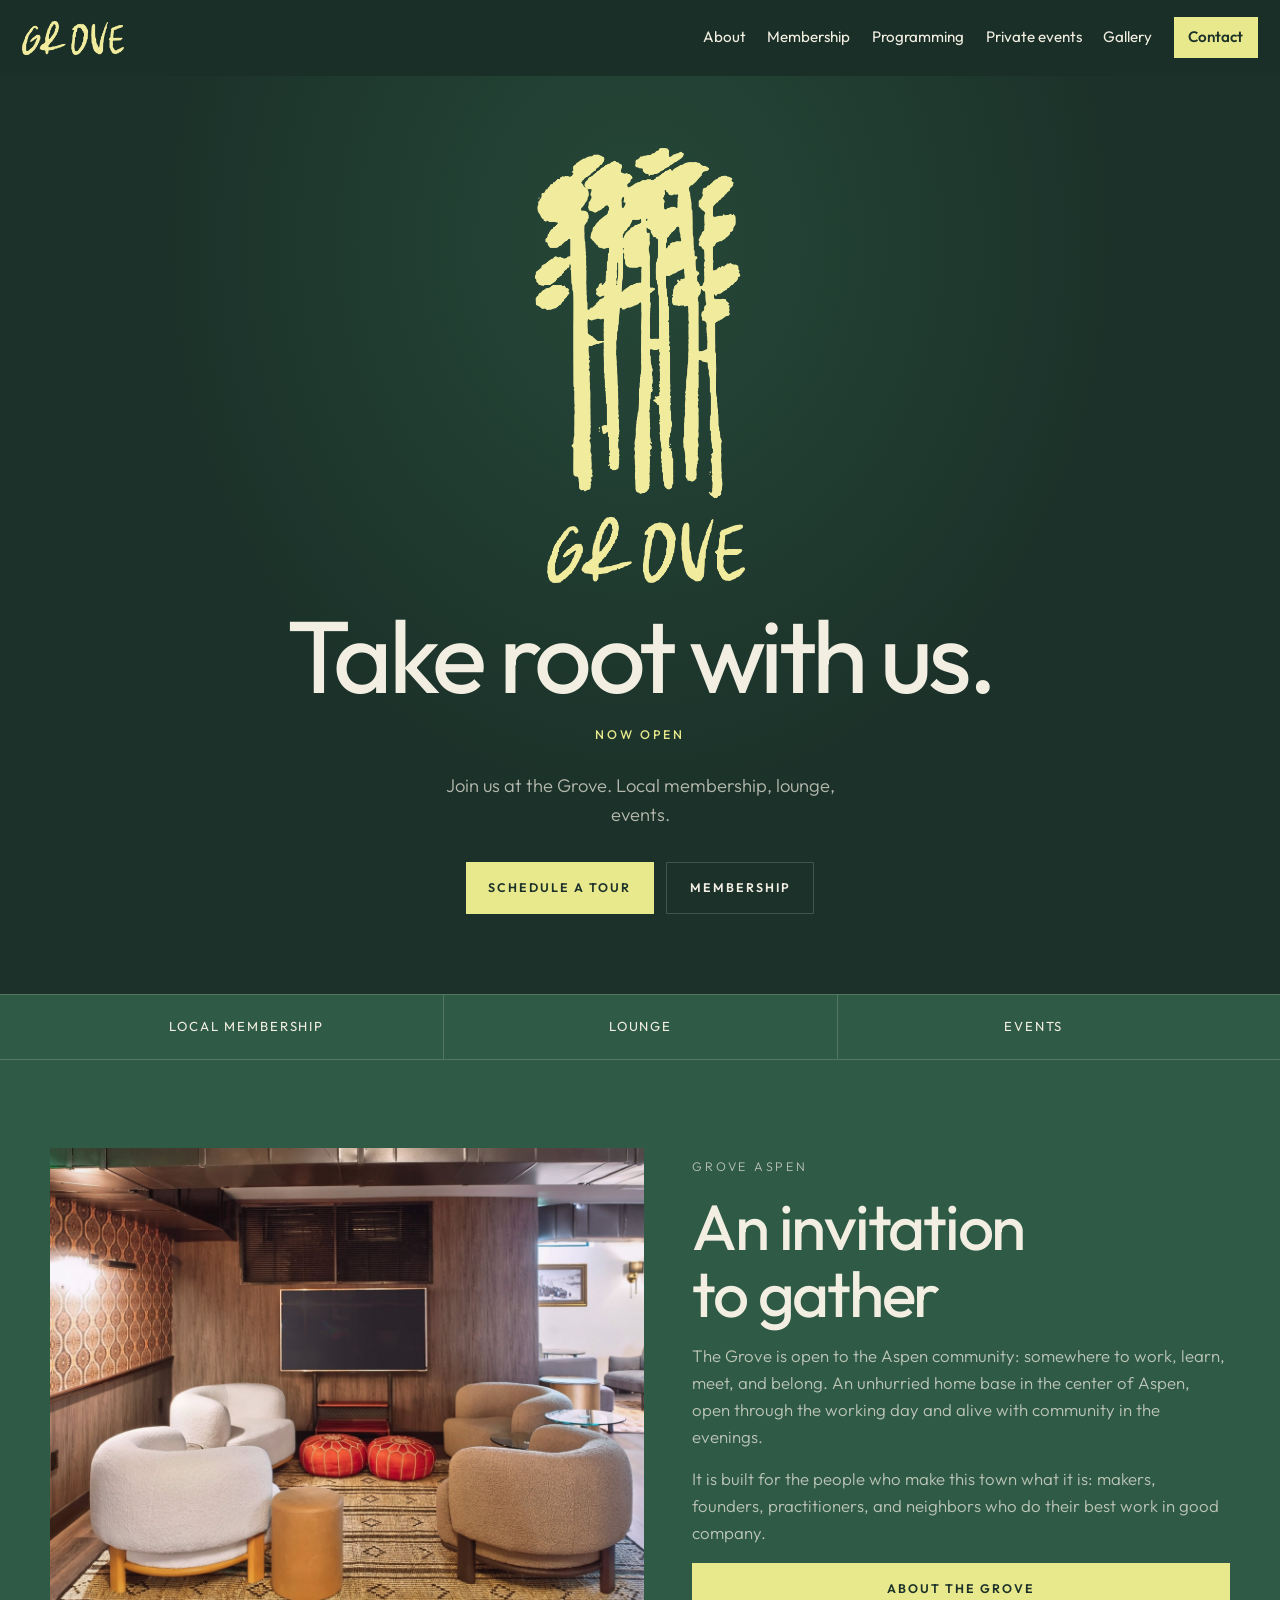
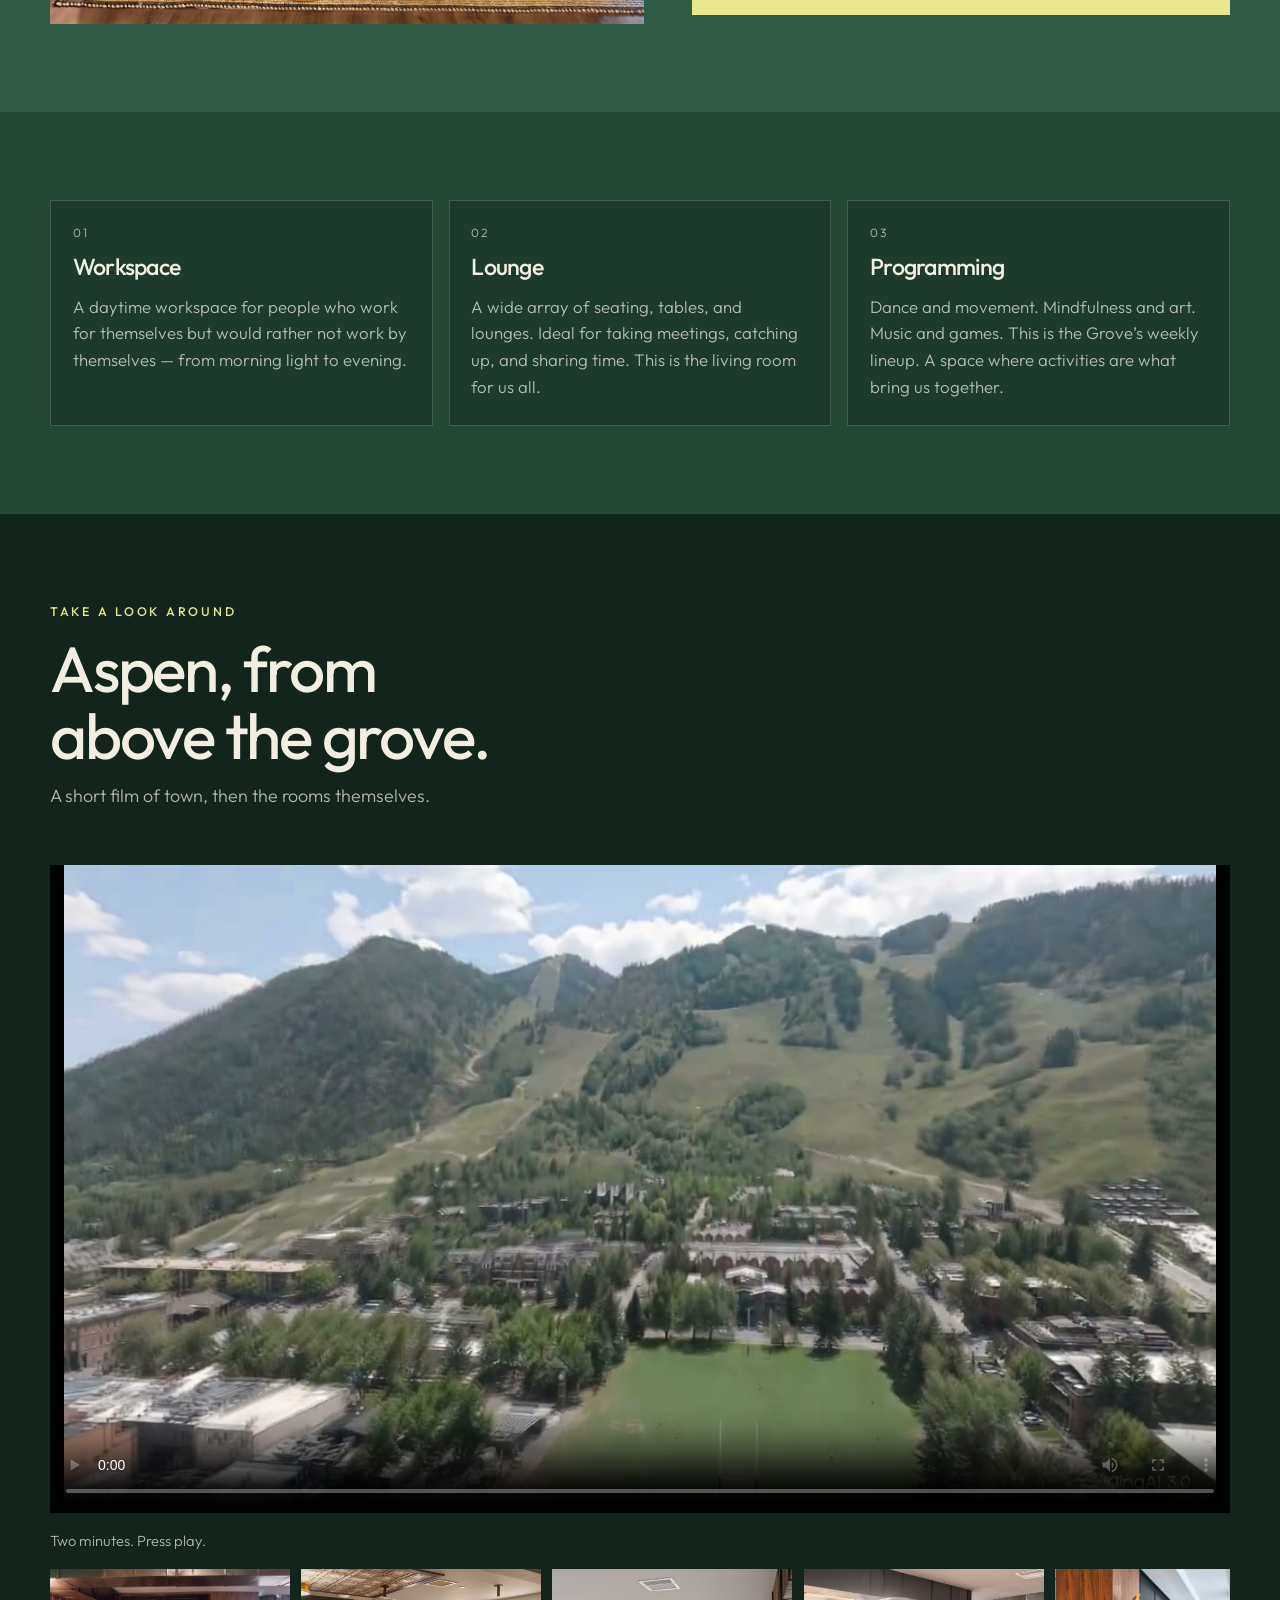
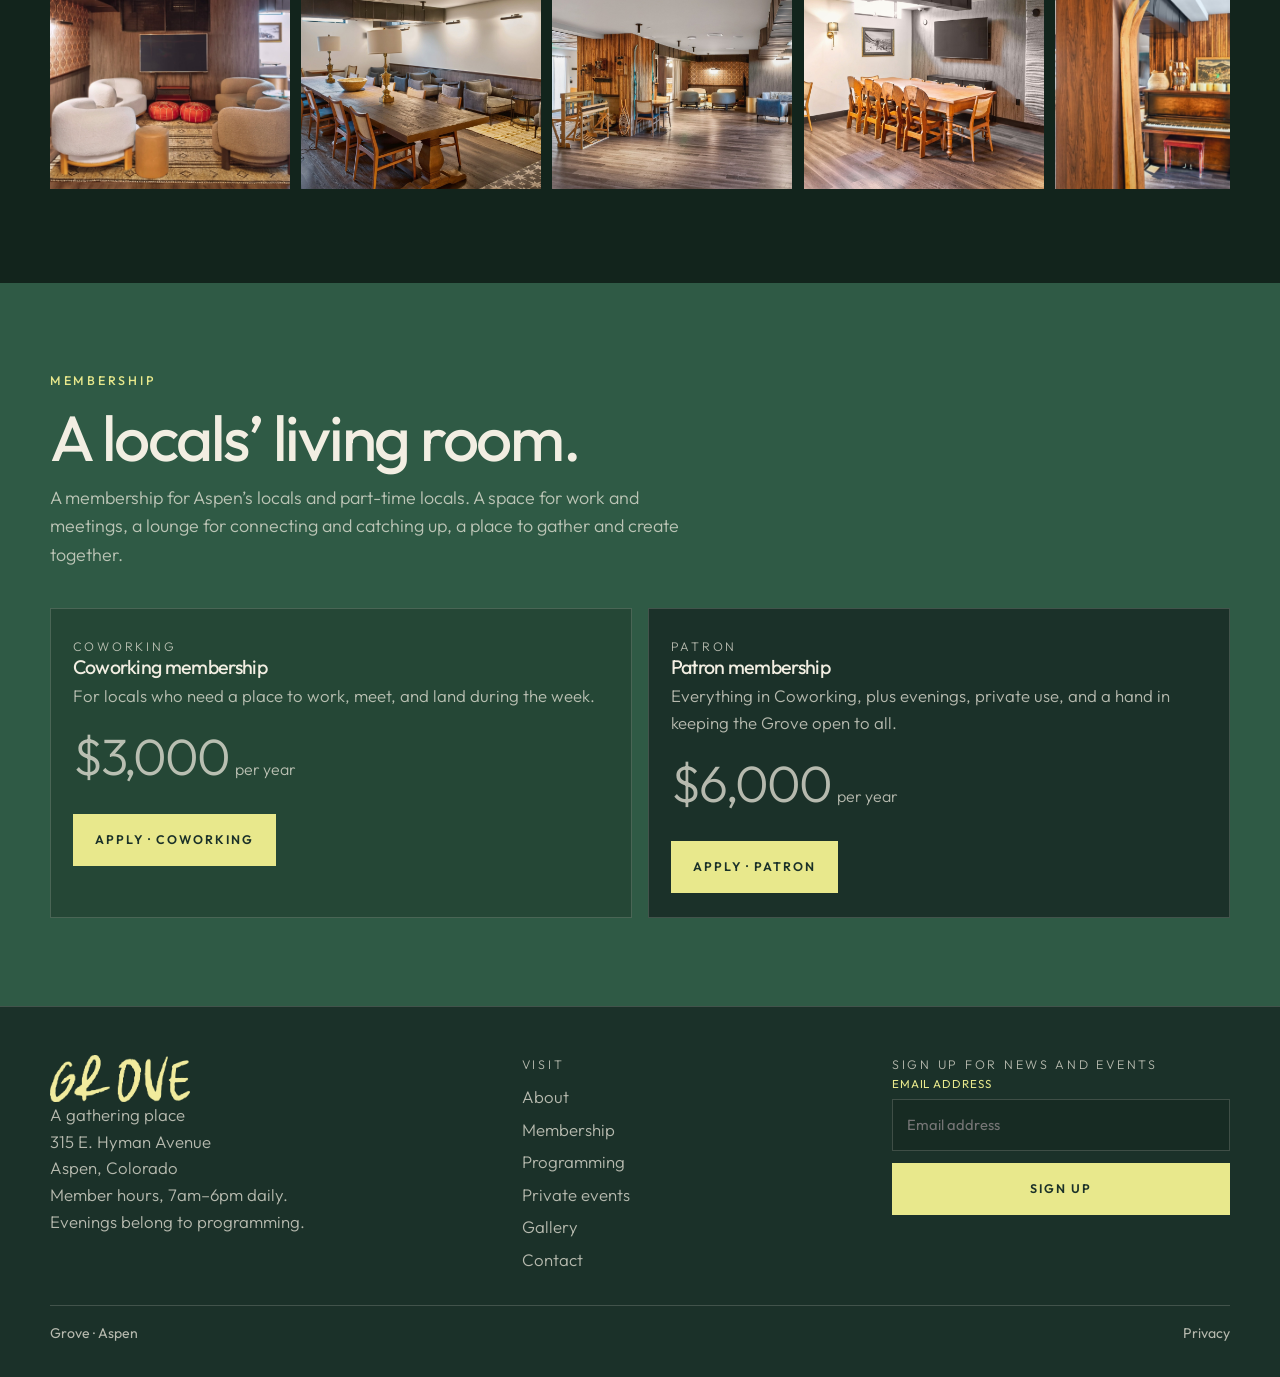
<file: index.html>
<!DOCTYPE html>
<html lang="en">
<head>
  <meta charset="UTF-8">
  <meta name="viewport" content="width=device-width, initial-scale=1">
  <title>Grove — A Gathering Place</title>
  <meta name="description" content="The Grove is a gathering place in Aspen for local membership, the lounge, and community events. 315 E. Hyman Avenue.">
  <meta name="theme-color" content="#1B3129">
  <link rel="canonical" href="https://www.groveaspen.club/">
  <meta property="og:type" content="website">
  <meta property="og:site_name" content="Grove">
  <meta property="og:title" content="Grove — A Gathering Place">
  <meta property="og:description" content="The Grove is a gathering place in Aspen for local membership, the lounge, and community events. 315 E. Hyman Avenue.">
  <meta property="og:url" content="https://www.groveaspen.club/">
  <meta property="og:image" content="https://www.groveaspen.club/assets/og/social.png">
  <meta name="twitter:card" content="summary_large_image">
  <link rel="icon" href="/favicon.ico">
  <link rel="icon" type="image/png" href="/assets/logo/favicon-32.png">
  <link rel="apple-touch-icon" href="/assets/logo/apple-touch.png">
  <link rel="manifest" href="/site.webmanifest">
  <link rel="preconnect" href="https://fonts.googleapis.com">
  <link rel="preconnect" href="https://fonts.gstatic.com" crossorigin>
  <link href="https://fonts.googleapis.com/css2?family=Outfit:wght@300;400;500;600;700&display=swap" rel="stylesheet">
  <link rel="stylesheet" href="/css/styles.css">
  <script type="application/ld+json">
  {
    "@context": "https://schema.org",
    "@type": "LocalBusiness",
    "name": "The Grove",
    "alternateName": "Grove Aspen",
    "description": "A gathering place in Aspen for local membership, the lounge, and community events.",
    "url": "https://www.groveaspen.club/",
    "image": "https://www.groveaspen.club/assets/og/social.png",
    "address": {
      "@type": "PostalAddress",
      "streetAddress": "315 E. Hyman Avenue",
      "addressLocality": "Aspen",
      "addressRegion": "CO",
      "addressCountry": "US"
    },
    "openingHours": "Mo-Su 07:00-18:00"
  }
  </script>
</head>
<body>
  <a class="skip" href="#main">Skip to content</a>
  <header class="site-header" data-header>
    <a class="brand" href="/" aria-label="Grove home">
      <img src="/assets/logo/wordmark.png" alt="Grove" width="150" height="50">
    </a>
    <button class="nav-toggle" type="button" data-nav-toggle aria-expanded="false" aria-controls="site-nav">Menu</button>
    <nav id="site-nav" class="site-nav" data-nav>
        <a href="/about/">About</a>
        <a href="/membership/">Membership</a>
        <a href="/programming/">Programming</a>
        <a href="/private-events/">Private events</a>
        <a href="/gallery/">Gallery</a>
        <a class="nav-cta" href="/contact/">Contact</a>
    </nav>
  </header>
  <main id="main">

    <section class="hero">
      <div>
        <img class="hero-mark" src="/assets/logo/combination.png" alt="Grove">
        <h1>Take root with us.</h1>
        <p class="kicker" style="margin-top:1.4rem">Now open</p>
        <p class="hero-lead">Join us at the Grove. Local membership, lounge, events.</p>
        <div class="hero-actions">
          <a class="btn" href="/contact/?topic=tour">Schedule a tour</a>
          <a class="btn ghost" href="/membership/">Membership</a>
        </div>
      </div>
    </section>
    <section class="band">
      <div class="facts wrap">
        <div>Local membership</div>
        <div>Lounge</div>
        <div>Events</div>
      </div>
    </section>
    <section class="section grove">
      <div class="wrap split">
        <div class="frame">
          <img src="/assets/gallery/r6a00586.jpg" alt="Lounge seating at The Grove">
        </div>
        <div class="copy">
          <p class="kicker">Grove Aspen</p>
          <h2>An invitation to gather</h2>
          <p>The Grove is open to the Aspen community: somewhere to work, learn, meet, and belong. An unhurried home base in the center of Aspen, open through the working day and alive with community in the evenings.</p>
          <p>It is built for the people who make this town what it is: makers, founders, practitioners, and neighbors who do their best work in good company.</p>
          <a class="btn" href="/about/">About the Grove</a>
        </div>
      </div>
    </section>
    <section class="section canopy">
      <div class="wrap">
        <div class="pillars">
          <article class="card">
            <p class="index">01</p>
            <h3>Workspace</h3>
            <p>A daytime workspace for people who work for themselves but would rather not work by themselves — from morning light to evening.</p>
          </article>
          <article class="card">
            <p class="index">02</p>
            <h3>Lounge</h3>
            <p>A wide array of seating, tables, and lounges. Ideal for taking meetings, catching up, and sharing time. This is the living room for us all.</p>
          </article>
          <article class="card">
            <p class="index">03</p>
            <h3>Programming</h3>
            <p>Dance and movement. Mindfulness and art. Music and games. This is the Grove’s weekly lineup. A space where activities are what bring us together.</p>
          </article>
        </div>
      </div>
    </section>
    <section class="section deep" id="look">
      <div class="wrap film">
        <div class="section-head">
          <p class="kicker">Take a look around</p>
          <h2>Aspen, from above the grove.</h2>
          <p class="lede">A short film of town, then the rooms themselves.</p>
        </div>
        <video controls preload="metadata" poster="/assets/video/poster.jpg">
          <source src="/assets/video/look-around.mp4" type="video/mp4">
        </video>
        <p class="caption">Two minutes. Press play.</p>
        <div class="reel">
          <a data-zoom href="/assets/gallery/r6a00586.jpg"><img src="/assets/gallery/r6a00586.jpg" alt="Lounge seating at The Grove, with boucle chairs and a shared rug"></a>
          <a data-zoom href="/assets/gallery/r6a00584.jpg"><img src="/assets/gallery/r6a00584.jpg" alt="Inside The Grove"></a>
          <a data-zoom href="/assets/gallery/r6a00643.jpg"><img src="/assets/gallery/r6a00643.jpg" alt="A room at The Grove"></a>
          <a data-zoom href="/assets/gallery/r6a00623.jpg"><img src="/assets/gallery/r6a00623.jpg" alt="Gathering space at The Grove"></a>
          <a data-zoom href="/assets/gallery/r6a00594.jpg"><img src="/assets/gallery/r6a00594.jpg" alt="Seating at The Grove"></a>
          <a data-zoom href="/assets/gallery/r6a00590.jpg"><img src="/assets/gallery/r6a00590.jpg" alt="The Grove interior"></a>
        </div>
      </div>
    </section>
    <section class="section grove">
      <div class="wrap">
        <div class="section-head">
          <p class="kicker">Membership</p>
          <h2>A locals’ living room.</h2>
          <p class="lede">A membership for Aspen’s locals and part-time locals. A space for work and meetings, a lounge for connecting and catching up, a place to gather and create together.</p>
        </div>
        <div class="tiers">
          <article class="tier">
            <header>
              <p class="kicker">Coworking</p>
              <h3>Coworking membership</h3>
              <p>For locals who need a place to work, meet, and land during the week.</p>
              <p class="price">$3,000 <span>per year</span></p>
            </header>
            <a class="btn" href="/apply/?tier=coworking">Apply · Coworking</a>
          </article>
          <article class="tier featured">
            <header>
              <p class="kicker">Patron</p>
              <h3>Patron membership</h3>
              <p>Everything in Coworking, plus evenings, private use, and a hand in keeping the Grove open to all.</p>
              <p class="price">$6,000 <span>per year</span></p>
            </header>
            <a class="btn" href="/apply/?tier=patron">Apply · Patron</a>
          </article>
        </div>
      </div>
    </section>

  </main>
  <footer class="site-footer">
    <div class="wrap footer-grid">
      <div>
        <img src="/assets/logo/wordmark.png" alt="" width="140" height="47">
        <p>A gathering place<br>315 E. Hyman Avenue<br>Aspen, Colorado</p>
        <p>Member hours, 7am–6pm daily.<br>Evenings belong to programming.</p>
      </div>
      <div>
        <p class="kicker">Visit</p>
        <ul>
          <li><a href="/about/">About</a></li>
          <li><a href="/membership/">Membership</a></li>
          <li><a href="/programming/">Programming</a></li>
          <li><a href="/private-events/">Private events</a></li>
          <li><a href="/gallery/">Gallery</a></li>
          <li><a href="/contact/">Contact</a></li>
        </ul>
      </div>
      <div>
        <p class="kicker">Sign up for news and events</p>
        <form data-form data-store="grove-newsletter" data-subject="Grove news">
          <label>
            <span>Email address</span>
            <input type="email" name="email" placeholder="Email address" required autocomplete="email">
          </label>
          <button class="btn" type="submit">Sign up</button>
          <p class="note" data-success hidden>Thank you.</p>
        </form>
      </div>
    </div>
    <div class="wrap legal">
      <span>Grove · Aspen</span>
      <a href="/privacy/">Privacy</a>
    </div>
  </footer>
  <div class="lightbox" data-lightbox>
    <button type="button" data-lightbox-close>Close</button>
    <img alt="">
  </div>
  <script src="/js/site.js"></script>
</body>
</html>
</file>
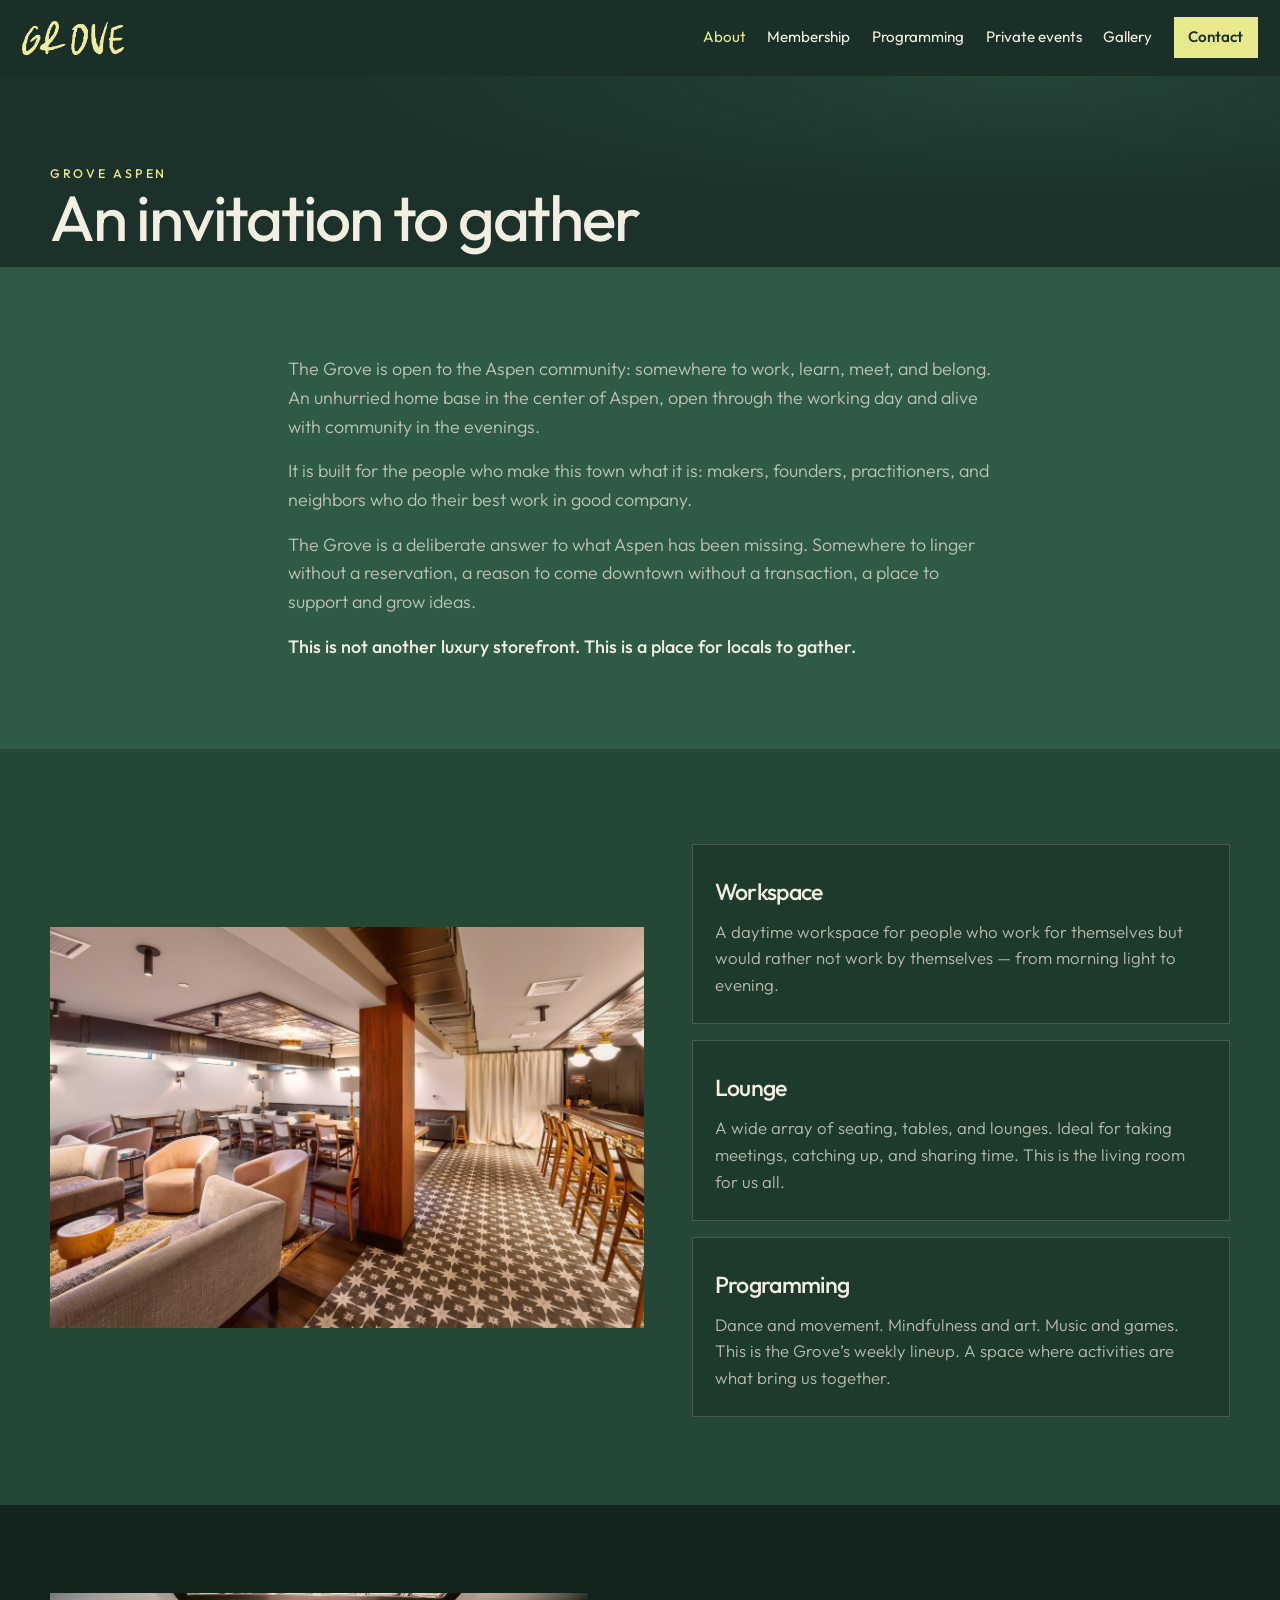
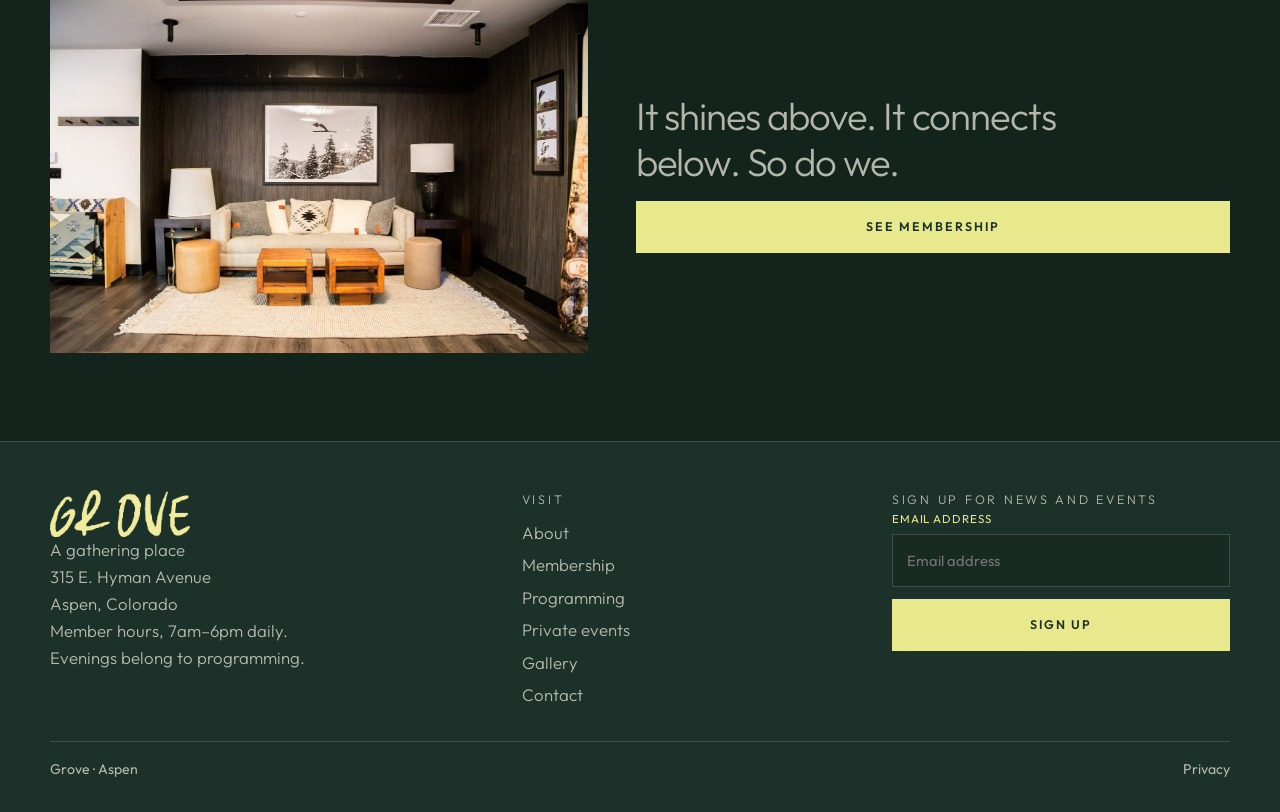
<file: about/index.html>
<!DOCTYPE html>
<html lang="en">
<head>
  <meta charset="UTF-8">
  <meta name="viewport" content="width=device-width, initial-scale=1">
  <title>About — Grove</title>
  <meta name="description" content="The Grove is an unhurried home base in the center of Aspen for work, the lounge, and community programming.">
  <meta name="theme-color" content="#1B3129">
  <link rel="canonical" href="https://www.groveaspen.club/about/">
  <meta property="og:type" content="website">
  <meta property="og:site_name" content="Grove">
  <meta property="og:title" content="About — Grove">
  <meta property="og:description" content="The Grove is an unhurried home base in the center of Aspen for work, the lounge, and community programming.">
  <meta property="og:url" content="https://www.groveaspen.club/about/">
  <meta property="og:image" content="https://www.groveaspen.club/assets/og/social.png">
  <meta name="twitter:card" content="summary_large_image">
  <link rel="icon" href="/favicon.ico">
  <link rel="icon" type="image/png" href="/assets/logo/favicon-32.png">
  <link rel="apple-touch-icon" href="/assets/logo/apple-touch.png">
  <link rel="manifest" href="/site.webmanifest">
  <link rel="preconnect" href="https://fonts.googleapis.com">
  <link rel="preconnect" href="https://fonts.gstatic.com" crossorigin>
  <link href="https://fonts.googleapis.com/css2?family=Outfit:wght@300;400;500;600;700&display=swap" rel="stylesheet">
  <link rel="stylesheet" href="/css/styles.css">
</head>
<body>
  <a class="skip" href="#main">Skip to content</a>
  <header class="site-header" data-header>
    <a class="brand" href="/" aria-label="Grove home">
      <img src="/assets/logo/wordmark.png" alt="Grove" width="150" height="50">
    </a>
    <button class="nav-toggle" type="button" data-nav-toggle aria-expanded="false" aria-controls="site-nav">Menu</button>
    <nav id="site-nav" class="site-nav" data-nav>
        <a href="/about/" aria-current="page">About</a>
        <a href="/membership/">Membership</a>
        <a href="/programming/">Programming</a>
        <a href="/private-events/">Private events</a>
        <a href="/gallery/">Gallery</a>
        <a class="nav-cta" href="/contact/">Contact</a>
    </nav>
  </header>
  <main id="main">

    <section class="page-hero">
      <div class="wrap">
        <p class="kicker">Grove Aspen</p>
        <h1>An invitation to gather</h1>
      </div>
    </section>
    <section class="section grove">
      <div class="wrap prose">
        <p>The Grove is open to the Aspen community: somewhere to work, learn, meet, and belong. An unhurried home base in the center of Aspen, open through the working day and alive with community in the evenings.</p>
        <p>It is built for the people who make this town what it is: makers, founders, practitioners, and neighbors who do their best work in good company.</p>
        <p>The Grove is a deliberate answer to what Aspen has been missing. Somewhere to linger without a reservation, a reason to come downtown without a transaction, a place to support and grow ideas.</p>
        <p><strong style="color:var(--cream);font-weight:500">This is not another luxury storefront. This is a place for locals to gather.</strong></p>
      </div>
    </section>
    <section class="section canopy">
      <div class="wrap split">
        <div class="frame"><img src="/assets/gallery/r6a00709.jpg" alt="Inside The Grove"></div>
        <div class="stack">
          <article class="card">
            <h3>Workspace</h3>
            <p>A daytime workspace for people who work for themselves but would rather not work by themselves — from morning light to evening.</p>
          </article>
          <article class="card">
            <h3>Lounge</h3>
            <p>A wide array of seating, tables, and lounges. Ideal for taking meetings, catching up, and sharing time. This is the living room for us all.</p>
          </article>
          <article class="card">
            <h3>Programming</h3>
            <p>Dance and movement. Mindfulness and art. Music and games. This is the Grove’s weekly lineup. A space where activities are what bring us together.</p>
          </article>
        </div>
      </div>
    </section>
    <section class="section deep">
      <div class="wrap split reverse">
        <div class="copy">
          <p class="quote">It shines above. It connects below. So do we.</p>
          <a class="btn" href="/membership/">See membership</a>
        </div>
        <div class="frame"><img src="/assets/events/3e1a9330.jpg" alt="Lounge at The Grove with a sofa and timber tables"></div>
      </div>
    </section>

  </main>
  <footer class="site-footer">
    <div class="wrap footer-grid">
      <div>
        <img src="/assets/logo/wordmark.png" alt="" width="140" height="47">
        <p>A gathering place<br>315 E. Hyman Avenue<br>Aspen, Colorado</p>
        <p>Member hours, 7am–6pm daily.<br>Evenings belong to programming.</p>
      </div>
      <div>
        <p class="kicker">Visit</p>
        <ul>
          <li><a href="/about/">About</a></li>
          <li><a href="/membership/">Membership</a></li>
          <li><a href="/programming/">Programming</a></li>
          <li><a href="/private-events/">Private events</a></li>
          <li><a href="/gallery/">Gallery</a></li>
          <li><a href="/contact/">Contact</a></li>
        </ul>
      </div>
      <div>
        <p class="kicker">Sign up for news and events</p>
        <form data-form data-store="grove-newsletter" data-subject="Grove news">
          <label>
            <span>Email address</span>
            <input type="email" name="email" placeholder="Email address" required autocomplete="email">
          </label>
          <button class="btn" type="submit">Sign up</button>
          <p class="note" data-success hidden>Thank you.</p>
        </form>
      </div>
    </div>
    <div class="wrap legal">
      <span>Grove · Aspen</span>
      <a href="/privacy/">Privacy</a>
    </div>
  </footer>
  <div class="lightbox" data-lightbox>
    <button type="button" data-lightbox-close>Close</button>
    <img alt="">
  </div>
  <script src="/js/site.js"></script>
</body>
</html>
</file>
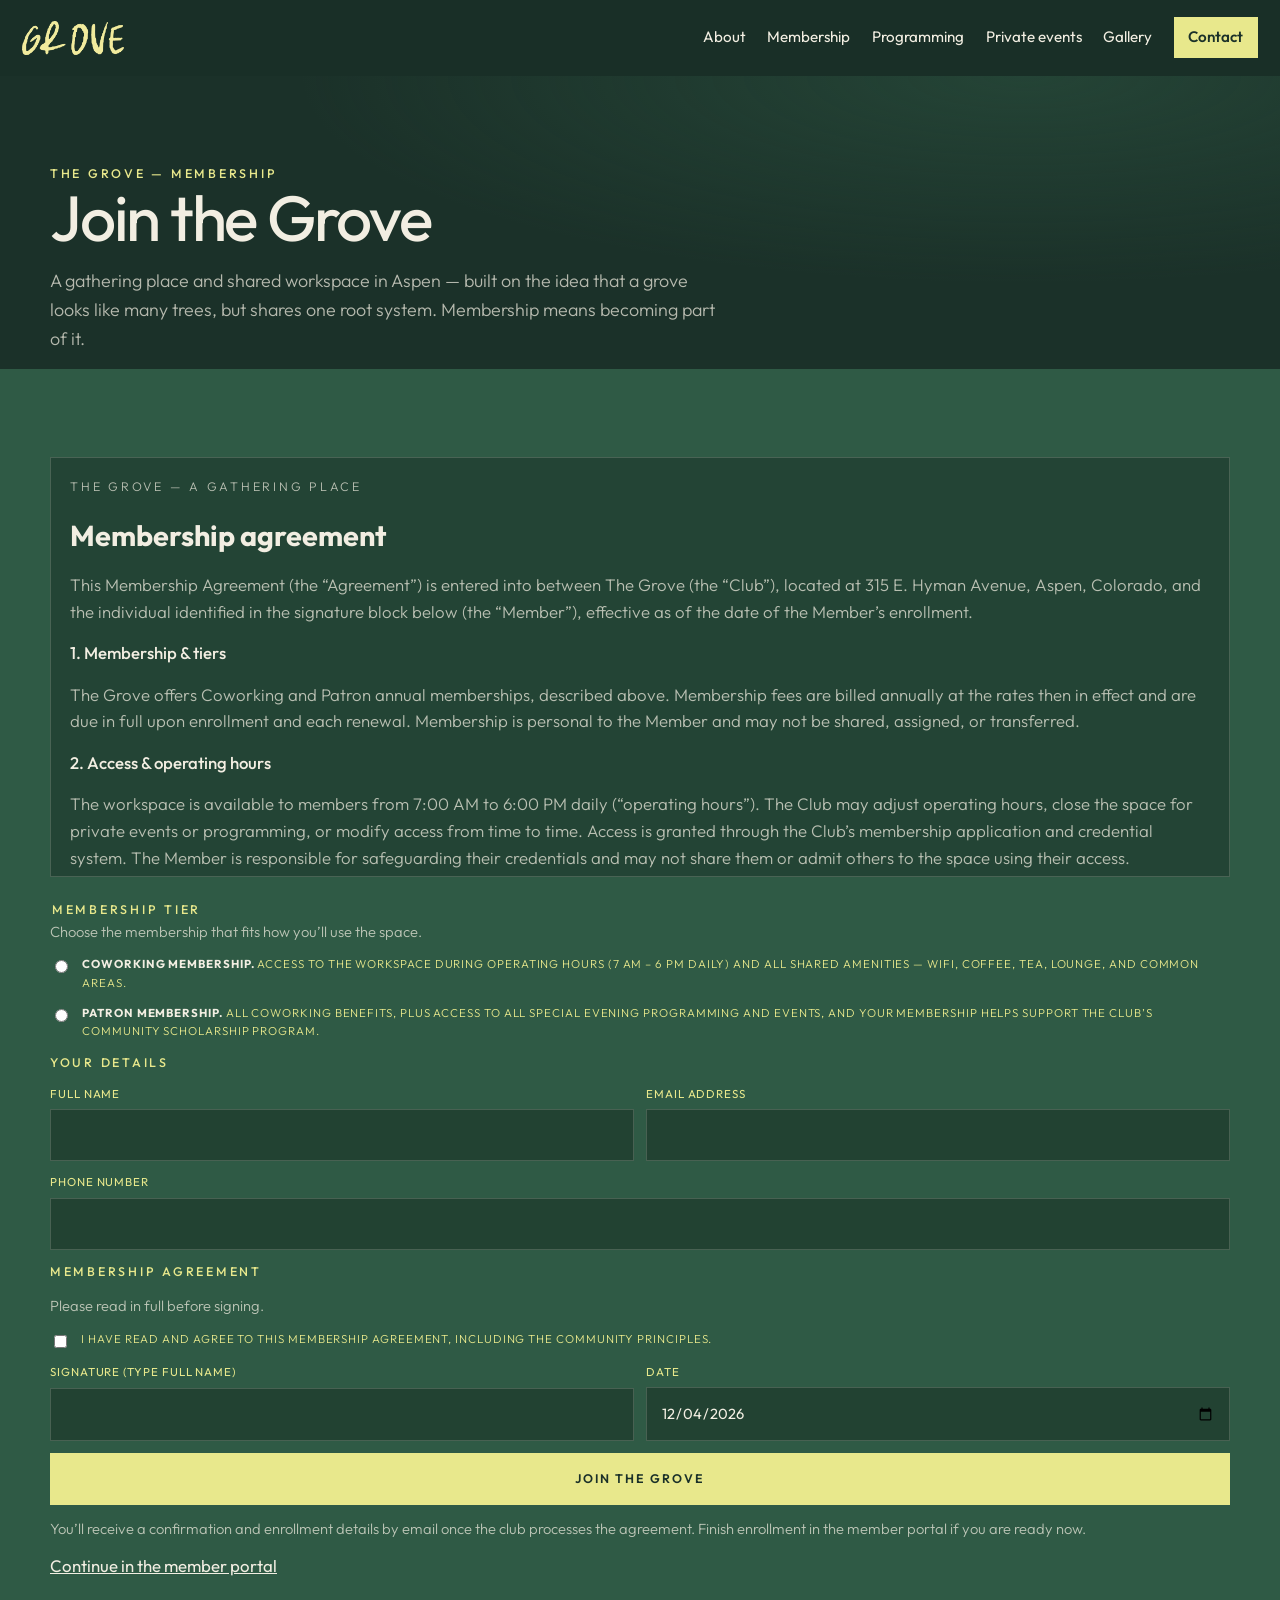
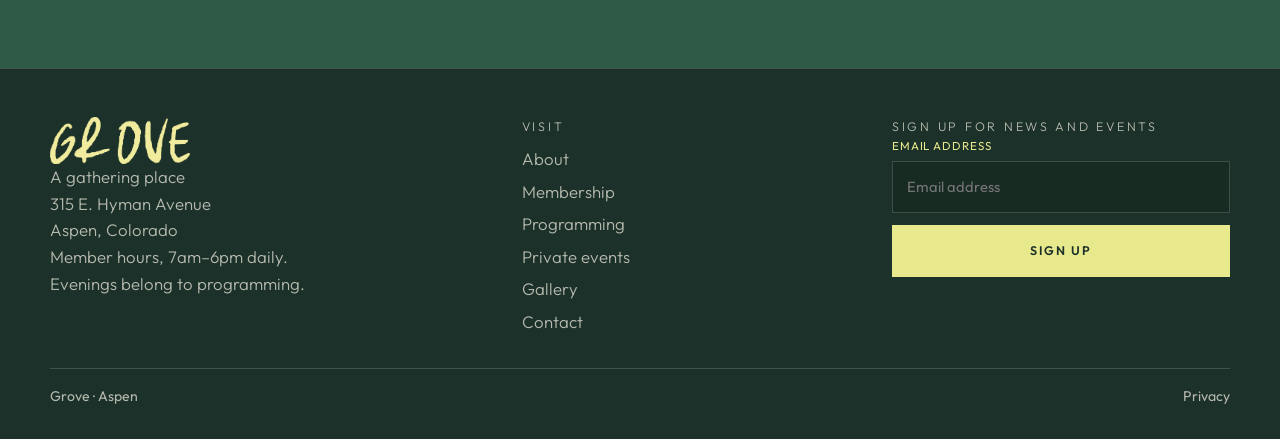
<file: apply/index.html>
<!DOCTYPE html>
<html lang="en">
<head>
  <meta charset="UTF-8">
  <meta name="viewport" content="width=device-width, initial-scale=1">
  <title>Membership application — Grove</title>
  <meta name="description" content="Join The Grove. Read the membership agreement, choose Coworking or Patron, and continue to enrollment.">
  <meta name="theme-color" content="#1B3129">
  <link rel="canonical" href="https://www.groveaspen.club/apply/">
  <meta property="og:type" content="website">
  <meta property="og:site_name" content="Grove">
  <meta property="og:title" content="Membership application — Grove">
  <meta property="og:description" content="Join The Grove. Read the membership agreement, choose Coworking or Patron, and continue to enrollment.">
  <meta property="og:url" content="https://www.groveaspen.club/apply/">
  <meta property="og:image" content="https://www.groveaspen.club/assets/og/social.png">
  <meta name="twitter:card" content="summary_large_image">
  <link rel="icon" href="/favicon.ico">
  <link rel="icon" type="image/png" href="/assets/logo/favicon-32.png">
  <link rel="apple-touch-icon" href="/assets/logo/apple-touch.png">
  <link rel="manifest" href="/site.webmanifest">
  <link rel="preconnect" href="https://fonts.googleapis.com">
  <link rel="preconnect" href="https://fonts.gstatic.com" crossorigin>
  <link href="https://fonts.googleapis.com/css2?family=Outfit:wght@300;400;500;600;700&display=swap" rel="stylesheet">
  <link rel="stylesheet" href="/css/styles.css">
</head>
<body>
  <a class="skip" href="#main">Skip to content</a>
  <header class="site-header" data-header>
    <a class="brand" href="/" aria-label="Grove home">
      <img src="/assets/logo/wordmark.png" alt="Grove" width="150" height="50">
    </a>
    <button class="nav-toggle" type="button" data-nav-toggle aria-expanded="false" aria-controls="site-nav">Menu</button>
    <nav id="site-nav" class="site-nav" data-nav>
        <a href="/about/">About</a>
        <a href="/membership/">Membership</a>
        <a href="/programming/">Programming</a>
        <a href="/private-events/">Private events</a>
        <a href="/gallery/">Gallery</a>
        <a class="nav-cta" href="/contact/">Contact</a>
    </nav>
  </header>
  <main id="main">

    <section class="page-hero">
      <div class="wrap">
        <p class="kicker">The Grove — membership</p>
        <h1>Join the Grove</h1>
        <p class="lede">A gathering place and shared workspace in Aspen — built on the idea that a grove looks like many trees, but shares one root system. Membership means becoming part of it.</p>
      </div>
    </section>
    <section class="section grove">
      <div class="wrap" style="display:grid;gap:1.4rem">
        
<div class="agreement">
  <p class="kicker">The Grove — a gathering place</p>
  <h2 style="font-size:1.8rem">Membership agreement</h2>
  <p>This Membership Agreement (the “Agreement”) is entered into between The Grove (the “Club”), located at 315 E. Hyman Avenue, Aspen, Colorado, and the individual identified in the signature block below (the “Member”), effective as of the date of the Member’s enrollment.</p>
  <h3>1. Membership &amp; tiers</h3>
  <p>The Grove offers Coworking and Patron annual memberships, described above. Membership fees are billed annually at the rates then in effect and are due in full upon enrollment and each renewal. Membership is personal to the Member and may not be shared, assigned, or transferred.</p>
  <h3>2. Access &amp; operating hours</h3>
  <p>The workspace is available to members from 7:00 AM to 6:00 PM daily (“operating hours”). The Club may adjust operating hours, close the space for private events or programming, or modify access from time to time. Access is granted through the Club’s membership application and credential system. The Member is responsible for safeguarding their credentials and may not share them or admit others to the space using their access.</p>
  <h3>3. Use of the space</h3>
  <p>The space is reserved for work and meetings. The Member agrees to use the workspace for its intended purpose and to respect operating hours and evening programming. Remaining in the space past operating hours is not permitted, except in connection with scheduled programming the Member is attending. Bringing guests into the space after operating hours is a violation of this Agreement.</p>
  <h3>4. Included amenities</h3>
  <p>All members are provided with wifi and complimentary coffee, tea, sparkling water, and hot water while in the space, along with use of the shared workspace, lounge, and common areas during operating hours.</p>
  <h3>5. Guests</h3>
  <p>Members may bring guests for meetings only. Guests are expected to leave at the conclusion of the meeting and may not use the space as a workspace. Access to wifi is reserved for members only. Guests must comply with this Agreement and the Community Principles, and the Member remains responsible for their guest’s conduct. Guests are not permitted after operating hours.</p>
  <h3>6. Club private events</h3>
  <p>The Club will use the entire space for private events up to seven (7) times annually; during these events members will not have access. Such closures will not exceed four (4) days over a peak weekend. The Club will give advance notice where reasonably possible. Member requests for private use are considered case-by-case, at the Club’s discretion, and may involve additional fees and a separate agreement.</p>
  <h3>7. Community principles</h3>
  <p>An aspen grove looks like many trees, but it is one organism — every trunk rising from a single, shared root system. The Grove works the same way. These principles are how we keep our shared space healthy, welcoming, and worth returning to. Membership means agreeing to live by them.</p>
  <p><strong>Respect the space.</strong> Leave it as you found it, or better. Clean up after yourself, reset what you use, and clear your area when you go.</p>
  <p><strong>Respect each other.</strong> This is a place for focused work in good company. Be mindful of noise and take calls with headphones.</p>
  <p><strong>Respect access.</strong> Your membership and credentials are yours alone. Guests are welcome for meetings only, and you’re responsible for any guest you host.</p>
  <p><strong>Honor the hours.</strong> 7 AM to 6 PM, with no after-hours access except scheduled programming you’re attending.</p>
  <p><strong>Care for what’s shared.</strong> Use the wifi and amenities generously and reset stations for the next member. Treat furnishings and the building with care.</p>
  <p><strong>Add to the Grove.</strong> Welcome newcomers, look out for one another, and contribute to the kind of community you’d want to be part of.</p>
  <p>The Member agrees to abide by these Community Principles, which form part of this Agreement.</p>
  <h3>8. Assumption of risk &amp; release of liability</h3>
  <p>The Member uses the space, amenities, and programming at their own risk. To the fullest extent permitted by law, the Member releases and holds harmless the Club, its owners, employees, and agents from any liability for injury, illness, loss, or damage arising from the Member’s use of the premises, amenities, or programming, except to the extent caused by the Club’s gross negligence or willful misconduct.</p>
  <h3>9. Responsibility for damage</h3>
  <p>The Member is responsible for any damage to the premises, furnishings, equipment, or property of the Club or other members caused by the Member or the Member’s guests, and agrees to reimburse the Club for the cost of repair or replacement.</p>
  <h3>10. Termination, violations &amp; refunds</h3>
  <p>The Club may terminate this membership immediately if the Member violates this Agreement or the Community Principles. Upon termination for a violation, the Member’s access ends immediately and no refund of any membership fee will be provided. All decisions by the Club regarding violations and termination are final and binding, and are not subject to appeal. The Club may also modify or discontinue amenities, programming, or membership terms; material changes will be communicated to members.</p>
  <h3>11. Media release</h3>
  <p>The Member grants the Club permission to use photographs and recordings taken in the space that may include the Member for the Club’s ordinary marketing and community purposes. A Member may opt out by notifying the Club in writing.</p>
  <h3>12. General</h3>
  <p>This Agreement is governed by the laws of the State of Colorado. If any provision is found unenforceable, the remaining provisions remain in effect. This Agreement, including the Community Principles in Section 7, constitutes the entire agreement between the Member and the Club regarding membership.</p>
</div>

        <form data-form data-store="grove-applications" data-subject="Grove membership agreement" data-next="/apply/received/">
          <fieldset style="border:0;padding:0;margin:0;display:grid;gap:0.75rem">
            <legend class="kicker">Membership tier</legend>
            <p class="caption">Choose the membership that fits how you’ll use the space.</p>
            <label class="check"><input type="radio" name="tier" value="Coworking" data-tier required> <span><strong style="color:var(--cream)">Coworking membership.</strong> Access to the workspace during operating hours (7 AM – 6 PM daily) and all shared amenities — wifi, coffee, tea, lounge, and common areas.</span></label>
            <label class="check"><input type="radio" name="tier" value="Patron"> <span><strong style="color:var(--cream)">Patron membership.</strong> All Coworking benefits, plus access to all special evening programming and events, and your membership helps support the Club’s community scholarship program.</span></label>
          </fieldset>
          <p class="kicker">Your details</p>
          <div class="form-row">
            <label><span>Full name</span><input name="name" required autocomplete="name"></label>
            <label><span>Email address</span><input type="email" name="email" required autocomplete="email"></label>
          </div>
          <label><span>Phone number</span><input type="tel" name="phone" required autocomplete="tel"></label>
          <p class="kicker">Membership agreement</p>
          <p class="caption">Please read in full before signing.</p>
          <label class="check"><input type="checkbox" name="agreed" value="yes" required> <span>I have read and agree to this Membership Agreement, including the Community Principles.</span></label>
          <div class="form-row">
            <label><span>Signature (type full name)</span><input name="signature" required></label>
            <label><span>Date</span><input type="date" name="date" data-today required></label>
          </div>
          <button class="btn" type="submit">Join the Grove</button>
          <p class="caption">You’ll receive a confirmation and enrollment details by email once the club processes the agreement. Finish enrollment in the member portal if you are ready now.</p>
          <p><a href="https://members.groveaspen.club/account/memberships/change">Continue in the member portal</a></p>
        </form>
      </div>
    </section>

  </main>
  <footer class="site-footer">
    <div class="wrap footer-grid">
      <div>
        <img src="/assets/logo/wordmark.png" alt="" width="140" height="47">
        <p>A gathering place<br>315 E. Hyman Avenue<br>Aspen, Colorado</p>
        <p>Member hours, 7am–6pm daily.<br>Evenings belong to programming.</p>
      </div>
      <div>
        <p class="kicker">Visit</p>
        <ul>
          <li><a href="/about/">About</a></li>
          <li><a href="/membership/">Membership</a></li>
          <li><a href="/programming/">Programming</a></li>
          <li><a href="/private-events/">Private events</a></li>
          <li><a href="/gallery/">Gallery</a></li>
          <li><a href="/contact/">Contact</a></li>
        </ul>
      </div>
      <div>
        <p class="kicker">Sign up for news and events</p>
        <form data-form data-store="grove-newsletter" data-subject="Grove news">
          <label>
            <span>Email address</span>
            <input type="email" name="email" placeholder="Email address" required autocomplete="email">
          </label>
          <button class="btn" type="submit">Sign up</button>
          <p class="note" data-success hidden>Thank you.</p>
        </form>
      </div>
    </div>
    <div class="wrap legal">
      <span>Grove · Aspen</span>
      <a href="/privacy/">Privacy</a>
    </div>
  </footer>
  <div class="lightbox" data-lightbox>
    <button type="button" data-lightbox-close>Close</button>
    <img alt="">
  </div>
  <script src="/js/site.js"></script>
</body>
</html>
</file>
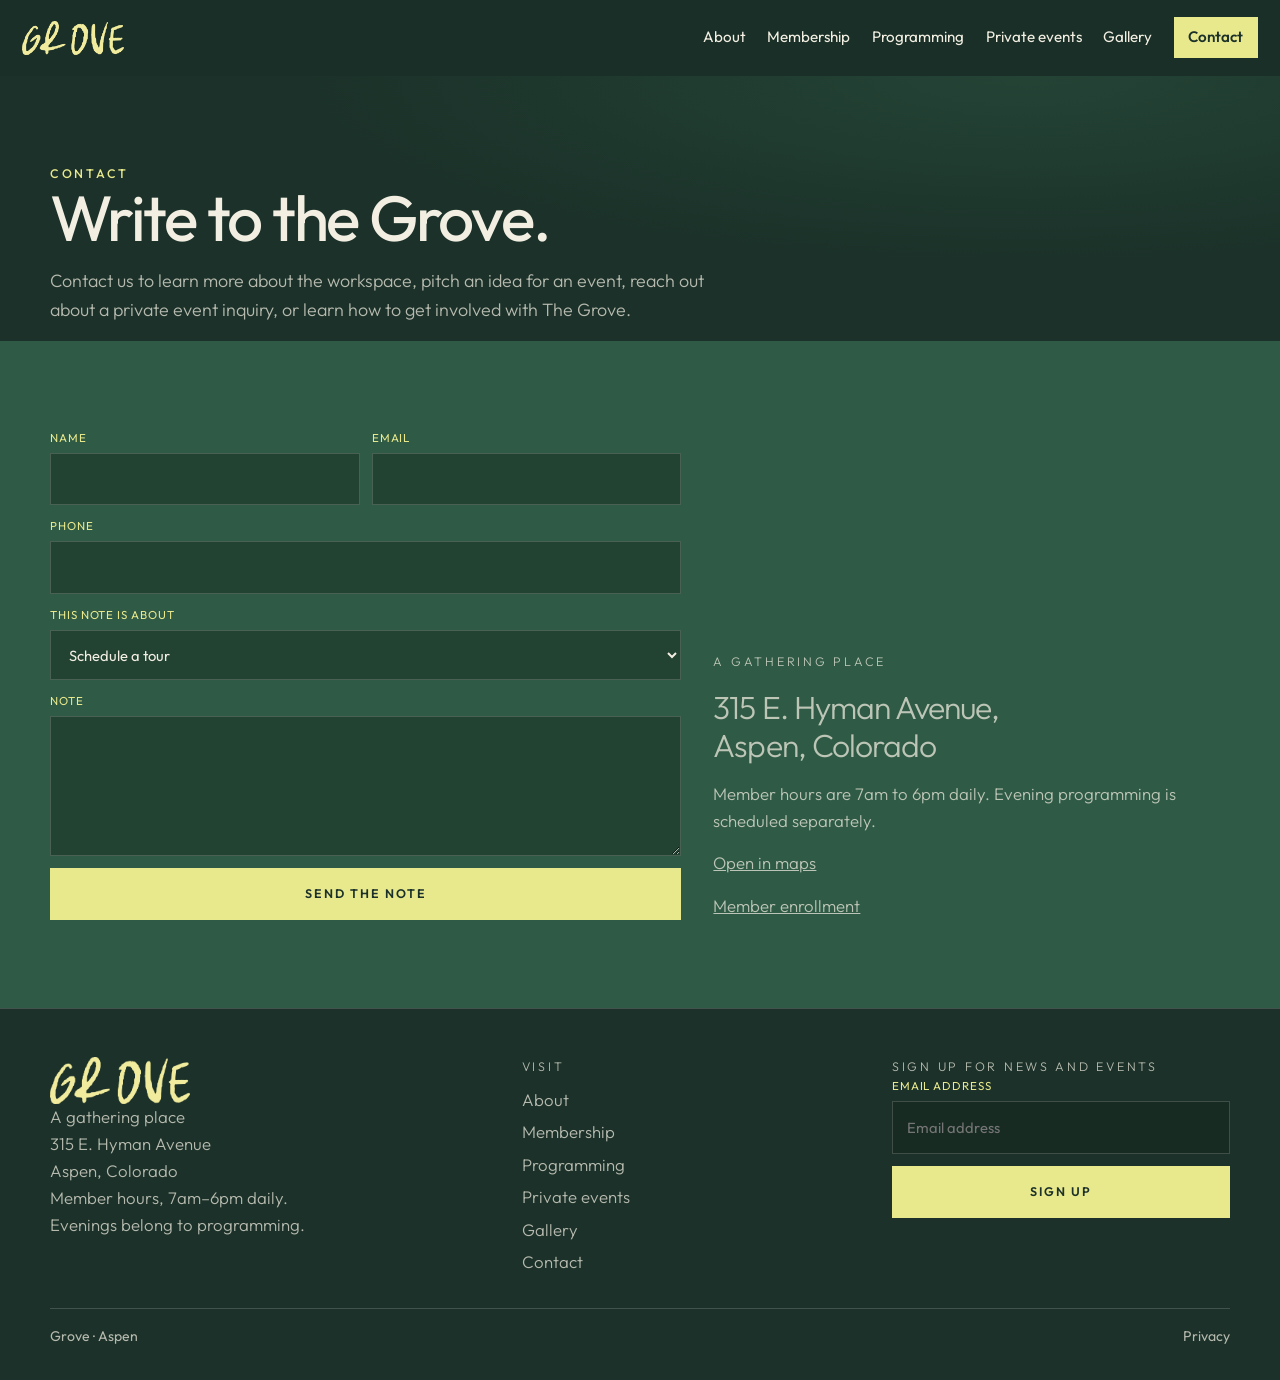
<file: contact/index.html>
<!DOCTYPE html>
<html lang="en">
<head>
  <meta charset="UTF-8">
  <meta name="viewport" content="width=device-width, initial-scale=1">
  <title>Contact — Grove</title>
  <meta name="description" content="Contact The Grove at 315 E. Hyman Avenue, Aspen, about the workspace, a tour, an event idea, or a private event.">
  <meta name="theme-color" content="#1B3129">
  <link rel="canonical" href="https://www.groveaspen.club/contact/">
  <meta property="og:type" content="website">
  <meta property="og:site_name" content="Grove">
  <meta property="og:title" content="Contact — Grove">
  <meta property="og:description" content="Contact The Grove at 315 E. Hyman Avenue, Aspen, about the workspace, a tour, an event idea, or a private event.">
  <meta property="og:url" content="https://www.groveaspen.club/contact/">
  <meta property="og:image" content="https://www.groveaspen.club/assets/og/social.png">
  <meta name="twitter:card" content="summary_large_image">
  <link rel="icon" href="/favicon.ico">
  <link rel="icon" type="image/png" href="/assets/logo/favicon-32.png">
  <link rel="apple-touch-icon" href="/assets/logo/apple-touch.png">
  <link rel="manifest" href="/site.webmanifest">
  <link rel="preconnect" href="https://fonts.googleapis.com">
  <link rel="preconnect" href="https://fonts.gstatic.com" crossorigin>
  <link href="https://fonts.googleapis.com/css2?family=Outfit:wght@300;400;500;600;700&display=swap" rel="stylesheet">
  <link rel="stylesheet" href="/css/styles.css">
</head>
<body>
  <a class="skip" href="#main">Skip to content</a>
  <header class="site-header" data-header>
    <a class="brand" href="/" aria-label="Grove home">
      <img src="/assets/logo/wordmark.png" alt="Grove" width="150" height="50">
    </a>
    <button class="nav-toggle" type="button" data-nav-toggle aria-expanded="false" aria-controls="site-nav">Menu</button>
    <nav id="site-nav" class="site-nav" data-nav>
        <a href="/about/">About</a>
        <a href="/membership/">Membership</a>
        <a href="/programming/">Programming</a>
        <a href="/private-events/">Private events</a>
        <a href="/gallery/">Gallery</a>
        <a class="nav-cta" href="/contact/">Contact</a>
    </nav>
  </header>
  <main id="main">

    <section class="page-hero">
      <div class="wrap">
        <p class="kicker">Contact</p>
        <h1>Write to the Grove.</h1>
        <p class="lede">Contact us to learn more about the workspace, pitch an idea for an event, reach out about a private event inquiry, or learn how to get involved with The Grove.</p>
      </div>
    </section>
    <section class="section grove">
      <div class="wrap visit">
        <form data-form data-store="grove-contact" data-subject="Note for the Grove">
          <div class="form-row">
            <label><span>Name</span><input name="name" required autocomplete="name"></label>
            <label><span>Email</span><input type="email" name="email" required autocomplete="email"></label>
          </div>
          <label><span>Phone</span><input type="tel" name="phone" autocomplete="tel"></label>
          <label>
            <span>This note is about</span>
            <select name="topic" data-topic required>
              <option value="tour">Schedule a tour</option>
              <option value="membership">Membership</option>
              <option value="session">Propose a session</option>
              <option value="private">Private event</option>
              <option value="general">Something else</option>
            </select>
          </label>
          <label><span>Note</span><textarea name="message" required></textarea></label>
          <button class="btn" type="submit">Send the note</button>
          <p class="note" data-success hidden>Thank you. Your note is kept on this device. Bring it with you to 315 E. Hyman Avenue, or continue through member enrollment.</p>
        </form>
        <aside class="copy">
          <p class="kicker">A gathering place</p>
          <p class="quote" style="font-size:2rem">315 E. Hyman Avenue, Aspen, Colorado</p>
          <p>Member hours are 7am to 6pm daily. Evening programming is scheduled separately.</p>
          <p><a href="https://maps.google.com/?q=315+E+Hyman+Avenue+Aspen+Colorado">Open in maps</a></p>
          <p><a href="https://members.groveaspen.club/account/memberships/change">Member enrollment</a></p>
        </aside>
      </div>
    </section>

  </main>
  <footer class="site-footer">
    <div class="wrap footer-grid">
      <div>
        <img src="/assets/logo/wordmark.png" alt="" width="140" height="47">
        <p>A gathering place<br>315 E. Hyman Avenue<br>Aspen, Colorado</p>
        <p>Member hours, 7am–6pm daily.<br>Evenings belong to programming.</p>
      </div>
      <div>
        <p class="kicker">Visit</p>
        <ul>
          <li><a href="/about/">About</a></li>
          <li><a href="/membership/">Membership</a></li>
          <li><a href="/programming/">Programming</a></li>
          <li><a href="/private-events/">Private events</a></li>
          <li><a href="/gallery/">Gallery</a></li>
          <li><a href="/contact/">Contact</a></li>
        </ul>
      </div>
      <div>
        <p class="kicker">Sign up for news and events</p>
        <form data-form data-store="grove-newsletter" data-subject="Grove news">
          <label>
            <span>Email address</span>
            <input type="email" name="email" placeholder="Email address" required autocomplete="email">
          </label>
          <button class="btn" type="submit">Sign up</button>
          <p class="note" data-success hidden>Thank you.</p>
        </form>
      </div>
    </div>
    <div class="wrap legal">
      <span>Grove · Aspen</span>
      <a href="/privacy/">Privacy</a>
    </div>
  </footer>
  <div class="lightbox" data-lightbox>
    <button type="button" data-lightbox-close>Close</button>
    <img alt="">
  </div>
  <script src="/js/site.js"></script>
</body>
</html>
</file>
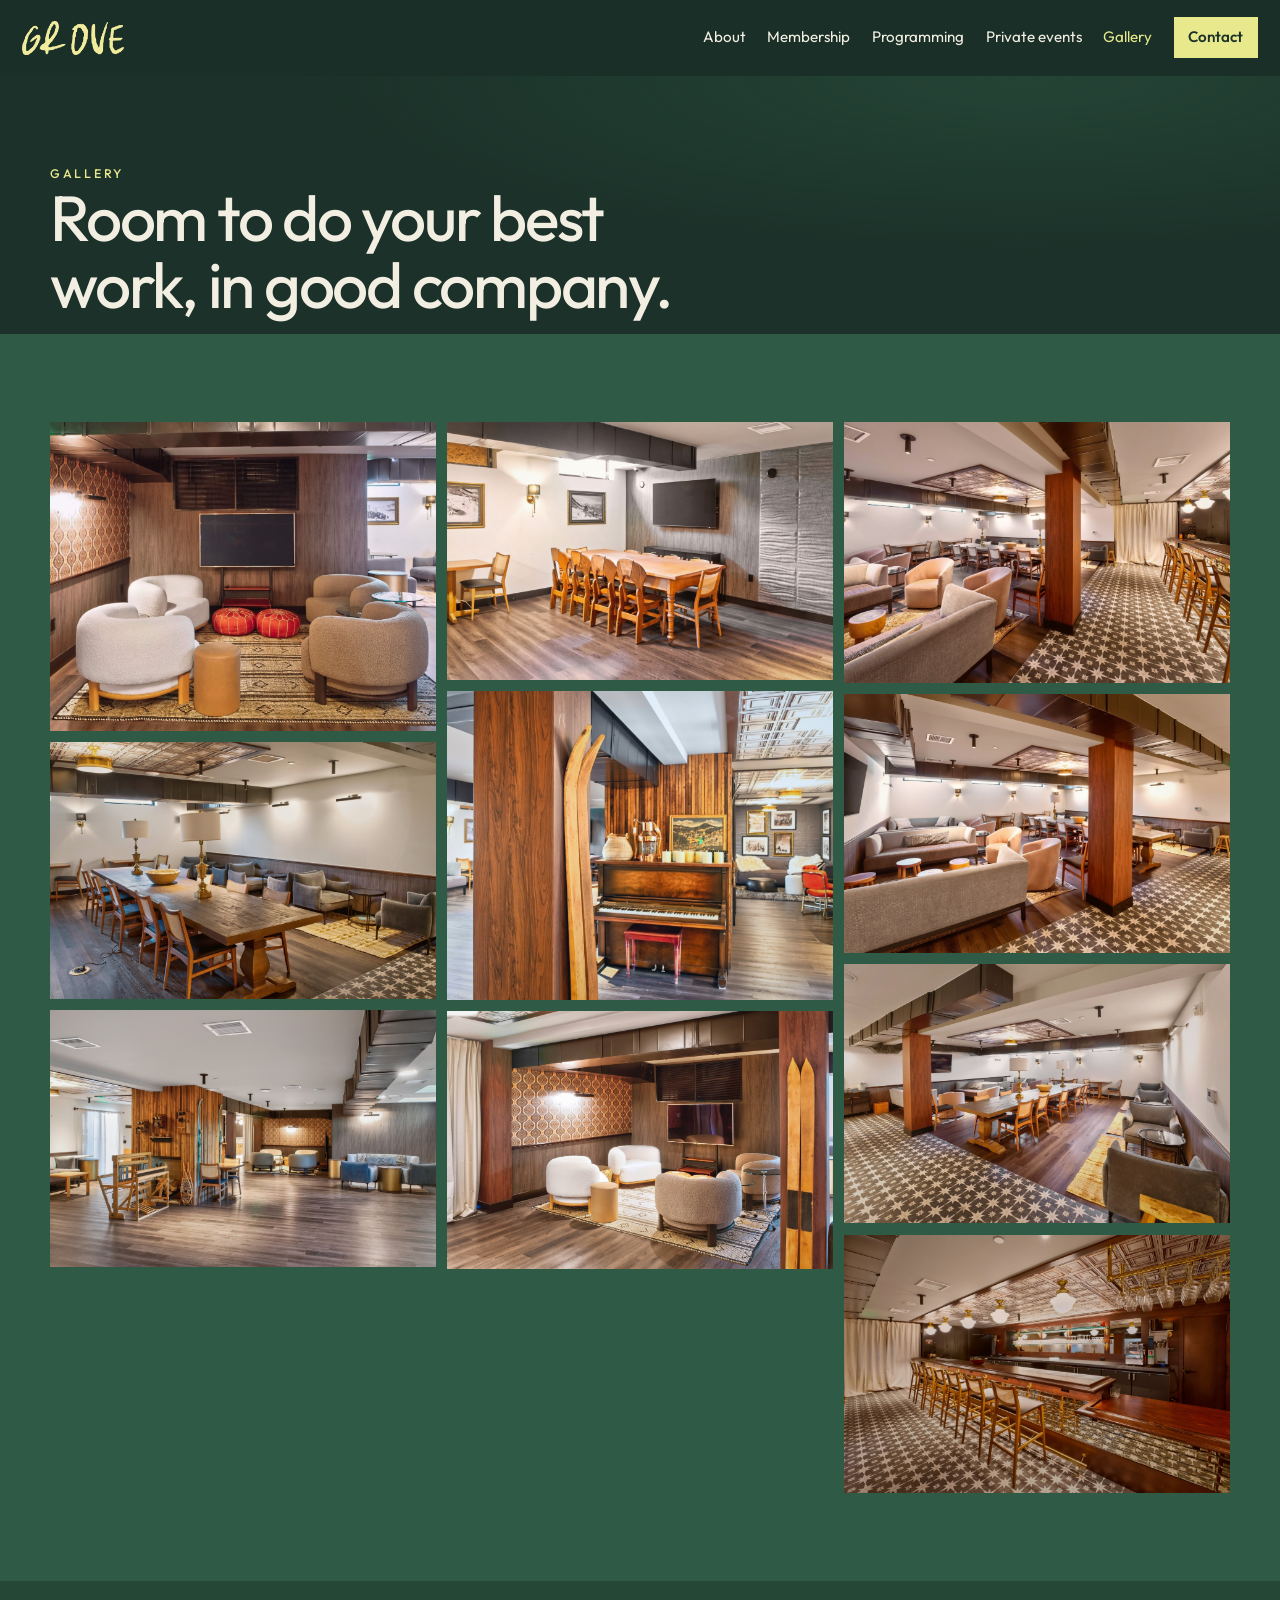
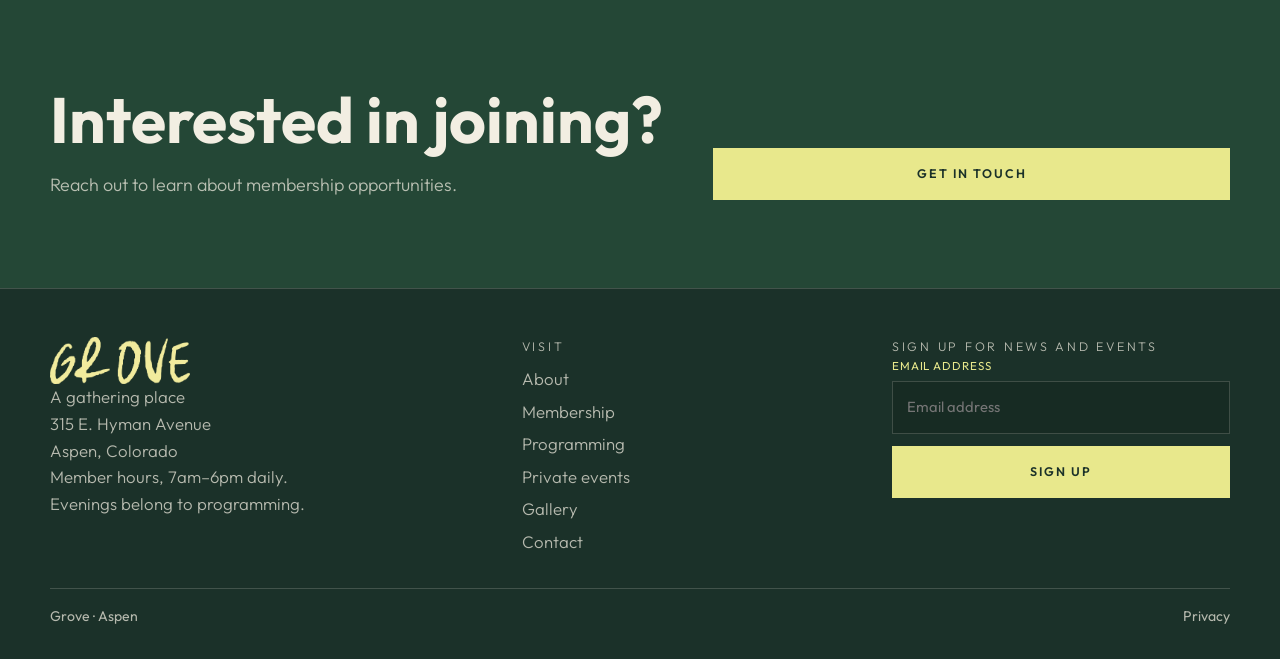
<file: gallery/index.html>
<!DOCTYPE html>
<html lang="en">
<head>
  <meta charset="UTF-8">
  <meta name="viewport" content="width=device-width, initial-scale=1">
  <title>Gallery — Grove</title>
  <meta name="description" content="Rooms at The Grove in Aspen: workspace, lounge, and gathering space.">
  <meta name="theme-color" content="#1B3129">
  <link rel="canonical" href="https://www.groveaspen.club/gallery/">
  <meta property="og:type" content="website">
  <meta property="og:site_name" content="Grove">
  <meta property="og:title" content="Gallery — Grove">
  <meta property="og:description" content="Rooms at The Grove in Aspen: workspace, lounge, and gathering space.">
  <meta property="og:url" content="https://www.groveaspen.club/gallery/">
  <meta property="og:image" content="https://www.groveaspen.club/assets/og/social.png">
  <meta name="twitter:card" content="summary_large_image">
  <link rel="icon" href="/favicon.ico">
  <link rel="icon" type="image/png" href="/assets/logo/favicon-32.png">
  <link rel="apple-touch-icon" href="/assets/logo/apple-touch.png">
  <link rel="manifest" href="/site.webmanifest">
  <link rel="preconnect" href="https://fonts.googleapis.com">
  <link rel="preconnect" href="https://fonts.gstatic.com" crossorigin>
  <link href="https://fonts.googleapis.com/css2?family=Outfit:wght@300;400;500;600;700&display=swap" rel="stylesheet">
  <link rel="stylesheet" href="/css/styles.css">
</head>
<body>
  <a class="skip" href="#main">Skip to content</a>
  <header class="site-header" data-header>
    <a class="brand" href="/" aria-label="Grove home">
      <img src="/assets/logo/wordmark.png" alt="Grove" width="150" height="50">
    </a>
    <button class="nav-toggle" type="button" data-nav-toggle aria-expanded="false" aria-controls="site-nav">Menu</button>
    <nav id="site-nav" class="site-nav" data-nav>
        <a href="/about/">About</a>
        <a href="/membership/">Membership</a>
        <a href="/programming/">Programming</a>
        <a href="/private-events/">Private events</a>
        <a href="/gallery/" aria-current="page">Gallery</a>
        <a class="nav-cta" href="/contact/">Contact</a>
    </nav>
  </header>
  <main id="main">

    <section class="page-hero">
      <div class="wrap">
        <p class="kicker">Gallery</p>
        <h1>Room to do your best work, in good company.</h1>
      </div>
    </section>
    <section class="section grove">
      <div class="wrap mosaic">
        <a data-zoom href="/assets/gallery/r6a00586.jpg"><img src="/assets/gallery/r6a00586.jpg" alt="Lounge seating at The Grove, with boucle chairs and a shared rug"></a>
          <a data-zoom href="/assets/gallery/r6a00584.jpg"><img src="/assets/gallery/r6a00584.jpg" alt="Inside The Grove"></a>
          <a data-zoom href="/assets/gallery/r6a00643.jpg"><img src="/assets/gallery/r6a00643.jpg" alt="A room at The Grove"></a>
          <a data-zoom href="/assets/gallery/r6a00623.jpg"><img src="/assets/gallery/r6a00623.jpg" alt="Gathering space at The Grove"></a>
          <a data-zoom href="/assets/gallery/r6a00594.jpg"><img src="/assets/gallery/r6a00594.jpg" alt="Seating at The Grove"></a>
          <a data-zoom href="/assets/gallery/r6a00590.jpg"><img src="/assets/gallery/r6a00590.jpg" alt="The Grove interior"></a>
          <a data-zoom href="/assets/gallery/r6a00709.jpg"><img src="/assets/gallery/r6a00709.jpg" alt="Daylight inside The Grove"></a>
          <a data-zoom href="/assets/gallery/r6a00701.jpg"><img src="/assets/gallery/r6a00701.jpg" alt="Tables and lounge at The Grove"></a>
          <a data-zoom href="/assets/gallery/r6a00698.jpg"><img src="/assets/gallery/r6a00698.jpg" alt="A corner of The Grove"></a>
          <a data-zoom href="/assets/gallery/r6a00712.jpg"><img src="/assets/gallery/r6a00712.jpg" alt="The Grove, ready for company"></a>
      </div>
    </section>
    <section class="section canopy">
      <div class="wrap visit">
        <div>
          <h2>Interested in joining?</h2>
          <p class="lede">Reach out to learn about membership opportunities.</p>
        </div>
        <a class="btn" href="/contact/?topic=membership">Get in touch</a>
      </div>
    </section>

  </main>
  <footer class="site-footer">
    <div class="wrap footer-grid">
      <div>
        <img src="/assets/logo/wordmark.png" alt="" width="140" height="47">
        <p>A gathering place<br>315 E. Hyman Avenue<br>Aspen, Colorado</p>
        <p>Member hours, 7am–6pm daily.<br>Evenings belong to programming.</p>
      </div>
      <div>
        <p class="kicker">Visit</p>
        <ul>
          <li><a href="/about/">About</a></li>
          <li><a href="/membership/">Membership</a></li>
          <li><a href="/programming/">Programming</a></li>
          <li><a href="/private-events/">Private events</a></li>
          <li><a href="/gallery/">Gallery</a></li>
          <li><a href="/contact/">Contact</a></li>
        </ul>
      </div>
      <div>
        <p class="kicker">Sign up for news and events</p>
        <form data-form data-store="grove-newsletter" data-subject="Grove news">
          <label>
            <span>Email address</span>
            <input type="email" name="email" placeholder="Email address" required autocomplete="email">
          </label>
          <button class="btn" type="submit">Sign up</button>
          <p class="note" data-success hidden>Thank you.</p>
        </form>
      </div>
    </div>
    <div class="wrap legal">
      <span>Grove · Aspen</span>
      <a href="/privacy/">Privacy</a>
    </div>
  </footer>
  <div class="lightbox" data-lightbox>
    <button type="button" data-lightbox-close>Close</button>
    <img alt="">
  </div>
  <script src="/js/site.js"></script>
</body>
</html>
</file>
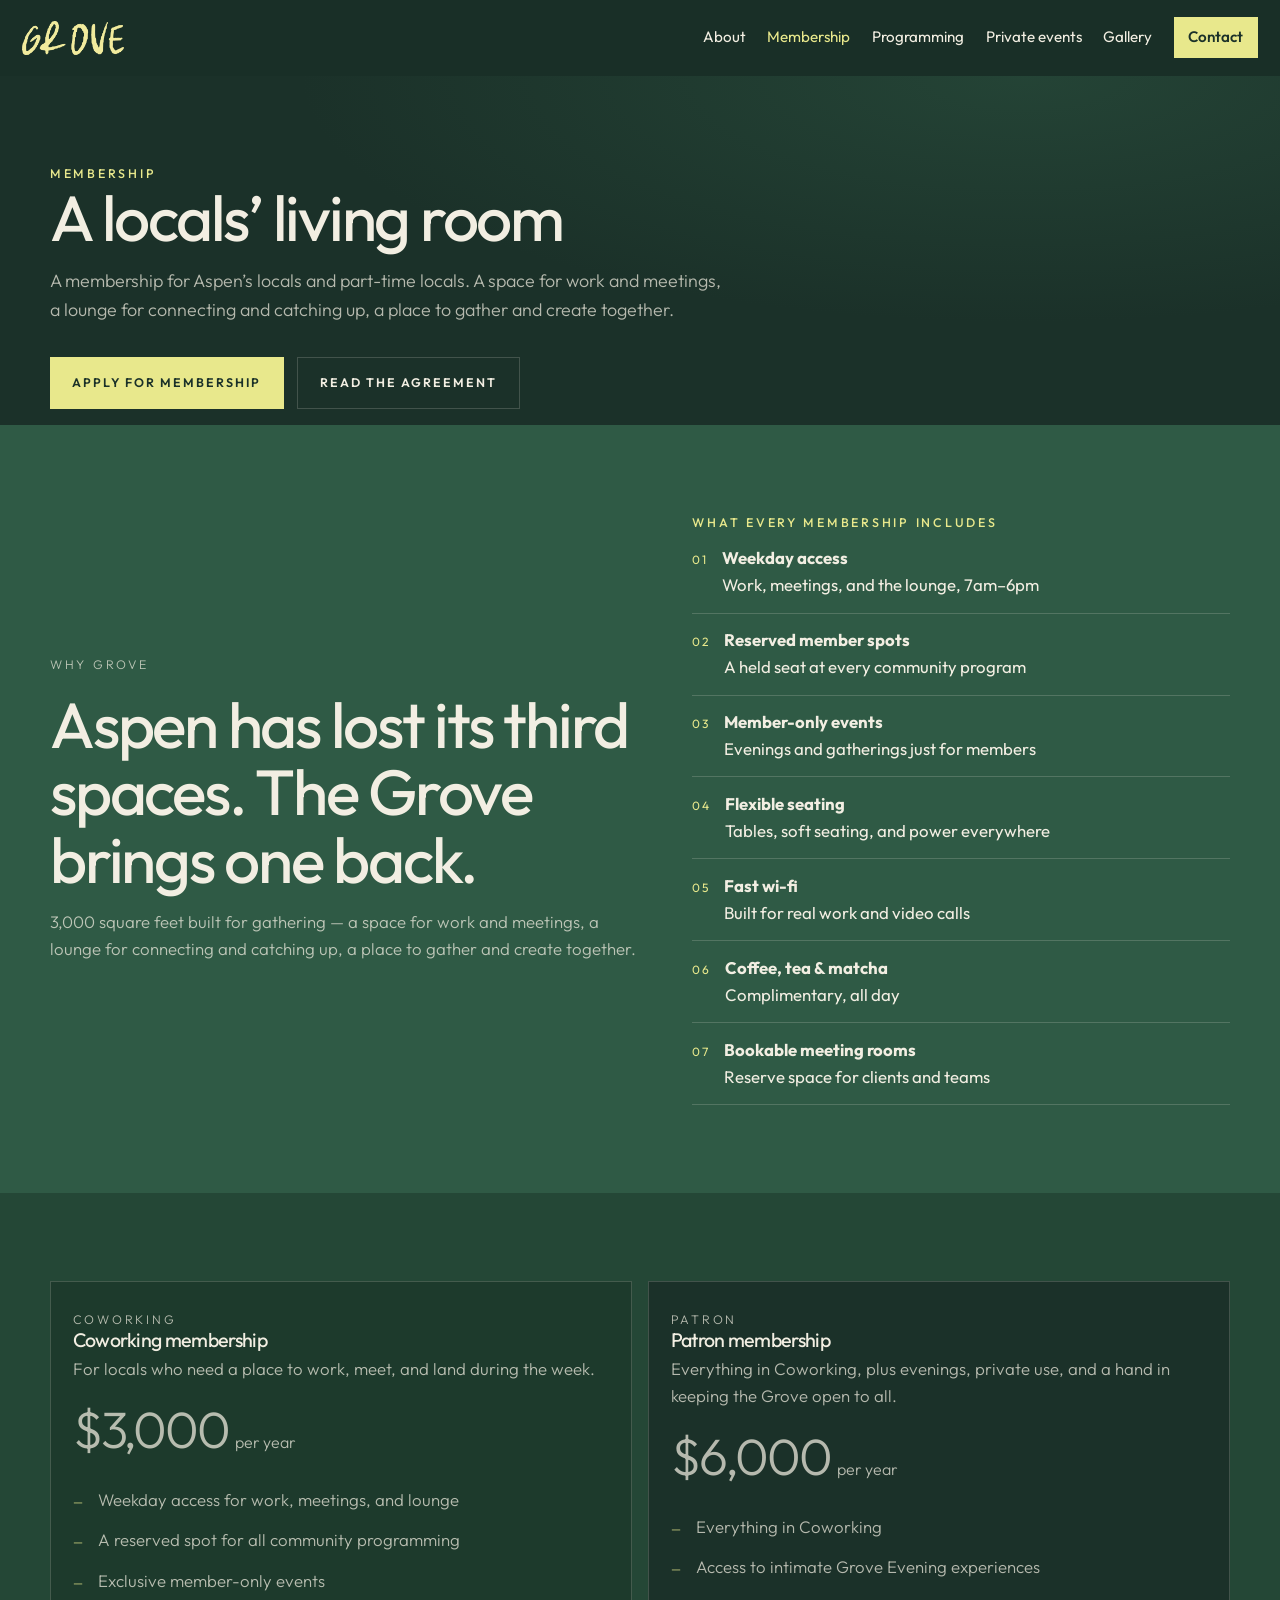
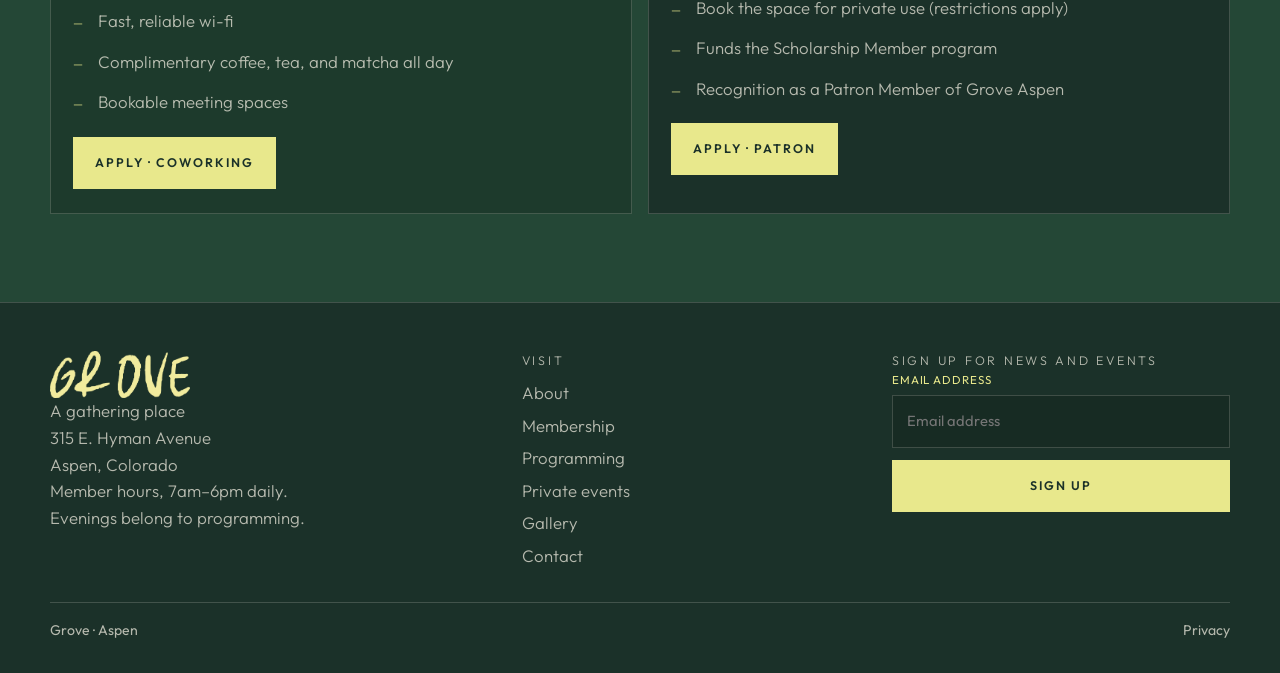
<file: membership/index.html>
<!DOCTYPE html>
<html lang="en">
<head>
  <meta charset="UTF-8">
  <meta name="viewport" content="width=device-width, initial-scale=1">
  <title>Membership — Grove</title>
  <meta name="description" content="Coworking membership is $3,000 a year. Patron membership is $6,000 a year. Weekday access, the lounge, wi-fi, coffee, and community programming at The Grove in Aspen.">
  <meta name="theme-color" content="#1B3129">
  <link rel="canonical" href="https://www.groveaspen.club/membership/">
  <meta property="og:type" content="website">
  <meta property="og:site_name" content="Grove">
  <meta property="og:title" content="Membership — Grove">
  <meta property="og:description" content="Coworking membership is $3,000 a year. Patron membership is $6,000 a year. Weekday access, the lounge, wi-fi, coffee, and community programming at The Grove in Aspen.">
  <meta property="og:url" content="https://www.groveaspen.club/membership/">
  <meta property="og:image" content="https://www.groveaspen.club/assets/og/social.png">
  <meta name="twitter:card" content="summary_large_image">
  <link rel="icon" href="/favicon.ico">
  <link rel="icon" type="image/png" href="/assets/logo/favicon-32.png">
  <link rel="apple-touch-icon" href="/assets/logo/apple-touch.png">
  <link rel="manifest" href="/site.webmanifest">
  <link rel="preconnect" href="https://fonts.googleapis.com">
  <link rel="preconnect" href="https://fonts.gstatic.com" crossorigin>
  <link href="https://fonts.googleapis.com/css2?family=Outfit:wght@300;400;500;600;700&display=swap" rel="stylesheet">
  <link rel="stylesheet" href="/css/styles.css">
</head>
<body>
  <a class="skip" href="#main">Skip to content</a>
  <header class="site-header" data-header>
    <a class="brand" href="/" aria-label="Grove home">
      <img src="/assets/logo/wordmark.png" alt="Grove" width="150" height="50">
    </a>
    <button class="nav-toggle" type="button" data-nav-toggle aria-expanded="false" aria-controls="site-nav">Menu</button>
    <nav id="site-nav" class="site-nav" data-nav>
        <a href="/about/">About</a>
        <a href="/membership/" aria-current="page">Membership</a>
        <a href="/programming/">Programming</a>
        <a href="/private-events/">Private events</a>
        <a href="/gallery/">Gallery</a>
        <a class="nav-cta" href="/contact/">Contact</a>
    </nav>
  </header>
  <main id="main">

    <section class="page-hero">
      <div class="wrap">
        <p class="kicker">Membership</p>
        <h1>A locals’ living room</h1>
        <p class="lede">A membership for Aspen’s locals and part-time locals. A space for work and meetings, a lounge for connecting and catching up, a place to gather and create together.</p>
        <div class="hero-actions" style="justify-content:flex-start">
          <a class="btn" href="https://members.groveaspen.club/account/memberships/change">Apply for membership</a>
          <a class="btn ghost" href="/apply/">Read the agreement</a>
        </div>
      </div>
    </section>
    <section class="section grove">
      <div class="wrap split">
        <div class="copy">
          <p class="kicker">Why Grove</p>
          <h2>Aspen has lost its third spaces. The Grove brings one back.</h2>
          <p>3,000 square feet built for gathering — a space for work and meetings, a lounge for connecting and catching up, a place to gather and create together.</p>
        </div>
        <div>
          <p class="kicker" style="margin-bottom:0.8rem">What every membership includes</p>
          <ol class="amenity-list">
            <li><span class="index">01</span><div><strong>Weekday access</strong><br>Work, meetings, and the lounge, 7am–6pm</div></li>
            <li><span class="index">02</span><div><strong>Reserved member spots</strong><br>A held seat at every community program</div></li>
            <li><span class="index">03</span><div><strong>Member-only events</strong><br>Evenings and gatherings just for members</div></li>
            <li><span class="index">04</span><div><strong>Flexible seating</strong><br>Tables, soft seating, and power everywhere</div></li>
            <li><span class="index">05</span><div><strong>Fast wi-fi</strong><br>Built for real work and video calls</div></li>
            <li><span class="index">06</span><div><strong>Coffee, tea &amp; matcha</strong><br>Complimentary, all day</div></li>
            <li><span class="index">07</span><div><strong>Bookable meeting rooms</strong><br>Reserve space for clients and teams</div></li>
          </ol>
        </div>
      </div>
    </section>
    <section class="section canopy">
      <div class="wrap tiers">
        <article class="tier">
          <header>
            <p class="kicker">Coworking</p>
            <h3>Coworking membership</h3>
            <p>For locals who need a place to work, meet, and land during the week.</p>
            <p class="price">$3,000 <span>per year</span></p>
          </header>
          <ul class="check-list">
            <li><span class="index">—</span><span>Weekday access for work, meetings, and lounge</span></li>
            <li><span class="index">—</span><span>A reserved spot for all community programming</span></li>
            <li><span class="index">—</span><span>Exclusive member-only events</span></li>
            <li><span class="index">—</span><span>Fast, reliable wi-fi</span></li>
            <li><span class="index">—</span><span>Complimentary coffee, tea, and matcha all day</span></li>
            <li><span class="index">—</span><span>Bookable meeting spaces</span></li>
          </ul>
          <a class="btn" href="/apply/?tier=coworking">Apply · Coworking</a>
        </article>
        <article class="tier featured">
          <header>
            <p class="kicker">Patron</p>
            <h3>Patron membership</h3>
            <p>Everything in Coworking, plus evenings, private use, and a hand in keeping the Grove open to all.</p>
            <p class="price">$6,000 <span>per year</span></p>
          </header>
          <ul class="check-list">
            <li><span class="index">—</span><span>Everything in Coworking</span></li>
            <li><span class="index">—</span><span>Access to intimate Grove Evening experiences</span></li>
            <li><span class="index">—</span><span>Book the space for private use (restrictions apply)</span></li>
            <li><span class="index">—</span><span>Funds the Scholarship Member program</span></li>
            <li><span class="index">—</span><span>Recognition as a Patron Member of Grove Aspen</span></li>
          </ul>
          <a class="btn" href="/apply/?tier=patron">Apply · Patron</a>
        </article>
      </div>
    </section>

  </main>
  <footer class="site-footer">
    <div class="wrap footer-grid">
      <div>
        <img src="/assets/logo/wordmark.png" alt="" width="140" height="47">
        <p>A gathering place<br>315 E. Hyman Avenue<br>Aspen, Colorado</p>
        <p>Member hours, 7am–6pm daily.<br>Evenings belong to programming.</p>
      </div>
      <div>
        <p class="kicker">Visit</p>
        <ul>
          <li><a href="/about/">About</a></li>
          <li><a href="/membership/">Membership</a></li>
          <li><a href="/programming/">Programming</a></li>
          <li><a href="/private-events/">Private events</a></li>
          <li><a href="/gallery/">Gallery</a></li>
          <li><a href="/contact/">Contact</a></li>
        </ul>
      </div>
      <div>
        <p class="kicker">Sign up for news and events</p>
        <form data-form data-store="grove-newsletter" data-subject="Grove news">
          <label>
            <span>Email address</span>
            <input type="email" name="email" placeholder="Email address" required autocomplete="email">
          </label>
          <button class="btn" type="submit">Sign up</button>
          <p class="note" data-success hidden>Thank you.</p>
        </form>
      </div>
    </div>
    <div class="wrap legal">
      <span>Grove · Aspen</span>
      <a href="/privacy/">Privacy</a>
    </div>
  </footer>
  <div class="lightbox" data-lightbox>
    <button type="button" data-lightbox-close>Close</button>
    <img alt="">
  </div>
  <script src="/js/site.js"></script>
</body>
</html>
</file>
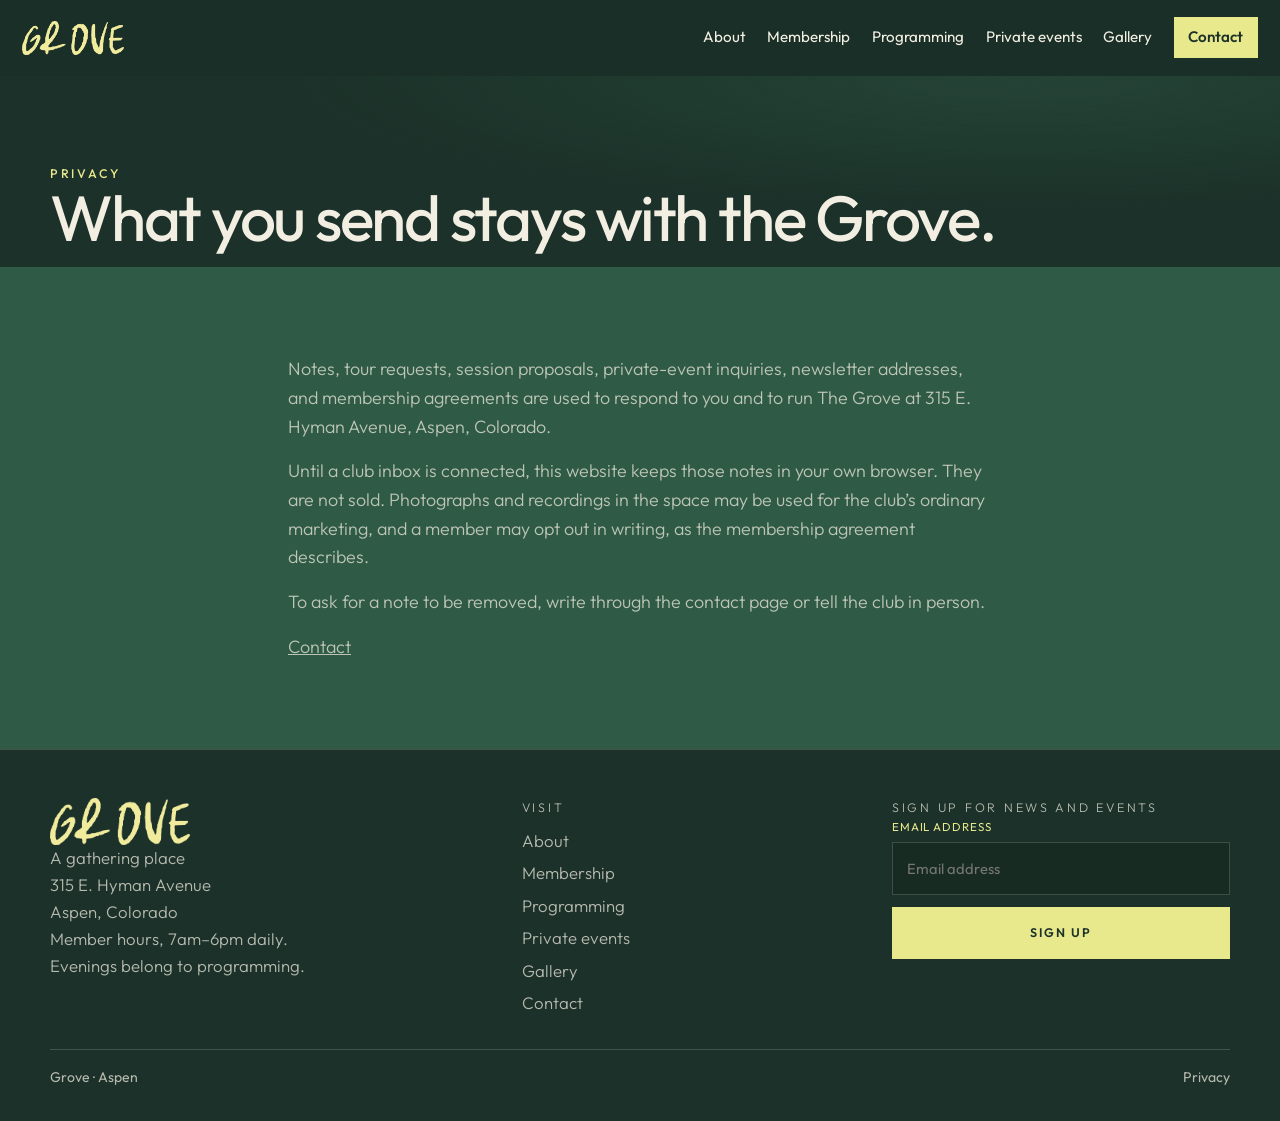
<file: privacy/index.html>
<!DOCTYPE html>
<html lang="en">
<head>
  <meta charset="UTF-8">
  <meta name="viewport" content="width=device-width, initial-scale=1">
  <title>Privacy — Grove</title>
  <meta name="description" content="How The Grove uses notes, membership details, and newsletter addresses you leave on this site.">
  <meta name="theme-color" content="#1B3129">
  <link rel="canonical" href="https://www.groveaspen.club/privacy/">
  <meta property="og:type" content="website">
  <meta property="og:site_name" content="Grove">
  <meta property="og:title" content="Privacy — Grove">
  <meta property="og:description" content="How The Grove uses notes, membership details, and newsletter addresses you leave on this site.">
  <meta property="og:url" content="https://www.groveaspen.club/privacy/">
  <meta property="og:image" content="https://www.groveaspen.club/assets/og/social.png">
  <meta name="twitter:card" content="summary_large_image">
  <link rel="icon" href="/favicon.ico">
  <link rel="icon" type="image/png" href="/assets/logo/favicon-32.png">
  <link rel="apple-touch-icon" href="/assets/logo/apple-touch.png">
  <link rel="manifest" href="/site.webmanifest">
  <link rel="preconnect" href="https://fonts.googleapis.com">
  <link rel="preconnect" href="https://fonts.gstatic.com" crossorigin>
  <link href="https://fonts.googleapis.com/css2?family=Outfit:wght@300;400;500;600;700&display=swap" rel="stylesheet">
  <link rel="stylesheet" href="/css/styles.css">
</head>
<body>
  <a class="skip" href="#main">Skip to content</a>
  <header class="site-header" data-header>
    <a class="brand" href="/" aria-label="Grove home">
      <img src="/assets/logo/wordmark.png" alt="Grove" width="150" height="50">
    </a>
    <button class="nav-toggle" type="button" data-nav-toggle aria-expanded="false" aria-controls="site-nav">Menu</button>
    <nav id="site-nav" class="site-nav" data-nav>
        <a href="/about/">About</a>
        <a href="/membership/">Membership</a>
        <a href="/programming/">Programming</a>
        <a href="/private-events/">Private events</a>
        <a href="/gallery/">Gallery</a>
        <a class="nav-cta" href="/contact/">Contact</a>
    </nav>
  </header>
  <main id="main">

    <section class="page-hero">
      <div class="wrap">
        <p class="kicker">Privacy</p>
        <h1>What you send stays with the Grove.</h1>
      </div>
    </section>
    <section class="section grove">
      <div class="wrap prose">
        <p>Notes, tour requests, session proposals, private-event inquiries, newsletter addresses, and membership agreements are used to respond to you and to run The Grove at 315 E. Hyman Avenue, Aspen, Colorado.</p>
        <p>Until a club inbox is connected, this website keeps those notes in your own browser. They are not sold. Photographs and recordings in the space may be used for the club’s ordinary marketing, and a member may opt out in writing, as the membership agreement describes.</p>
        <p>To ask for a note to be removed, write through the contact page or tell the club in person.</p>
        <p><a href="/contact/">Contact</a></p>
      </div>
    </section>

  </main>
  <footer class="site-footer">
    <div class="wrap footer-grid">
      <div>
        <img src="/assets/logo/wordmark.png" alt="" width="140" height="47">
        <p>A gathering place<br>315 E. Hyman Avenue<br>Aspen, Colorado</p>
        <p>Member hours, 7am–6pm daily.<br>Evenings belong to programming.</p>
      </div>
      <div>
        <p class="kicker">Visit</p>
        <ul>
          <li><a href="/about/">About</a></li>
          <li><a href="/membership/">Membership</a></li>
          <li><a href="/programming/">Programming</a></li>
          <li><a href="/private-events/">Private events</a></li>
          <li><a href="/gallery/">Gallery</a></li>
          <li><a href="/contact/">Contact</a></li>
        </ul>
      </div>
      <div>
        <p class="kicker">Sign up for news and events</p>
        <form data-form data-store="grove-newsletter" data-subject="Grove news">
          <label>
            <span>Email address</span>
            <input type="email" name="email" placeholder="Email address" required autocomplete="email">
          </label>
          <button class="btn" type="submit">Sign up</button>
          <p class="note" data-success hidden>Thank you.</p>
        </form>
      </div>
    </div>
    <div class="wrap legal">
      <span>Grove · Aspen</span>
      <a href="/privacy/">Privacy</a>
    </div>
  </footer>
  <div class="lightbox" data-lightbox>
    <button type="button" data-lightbox-close>Close</button>
    <img alt="">
  </div>
  <script src="/js/site.js"></script>
</body>
</html>
</file>
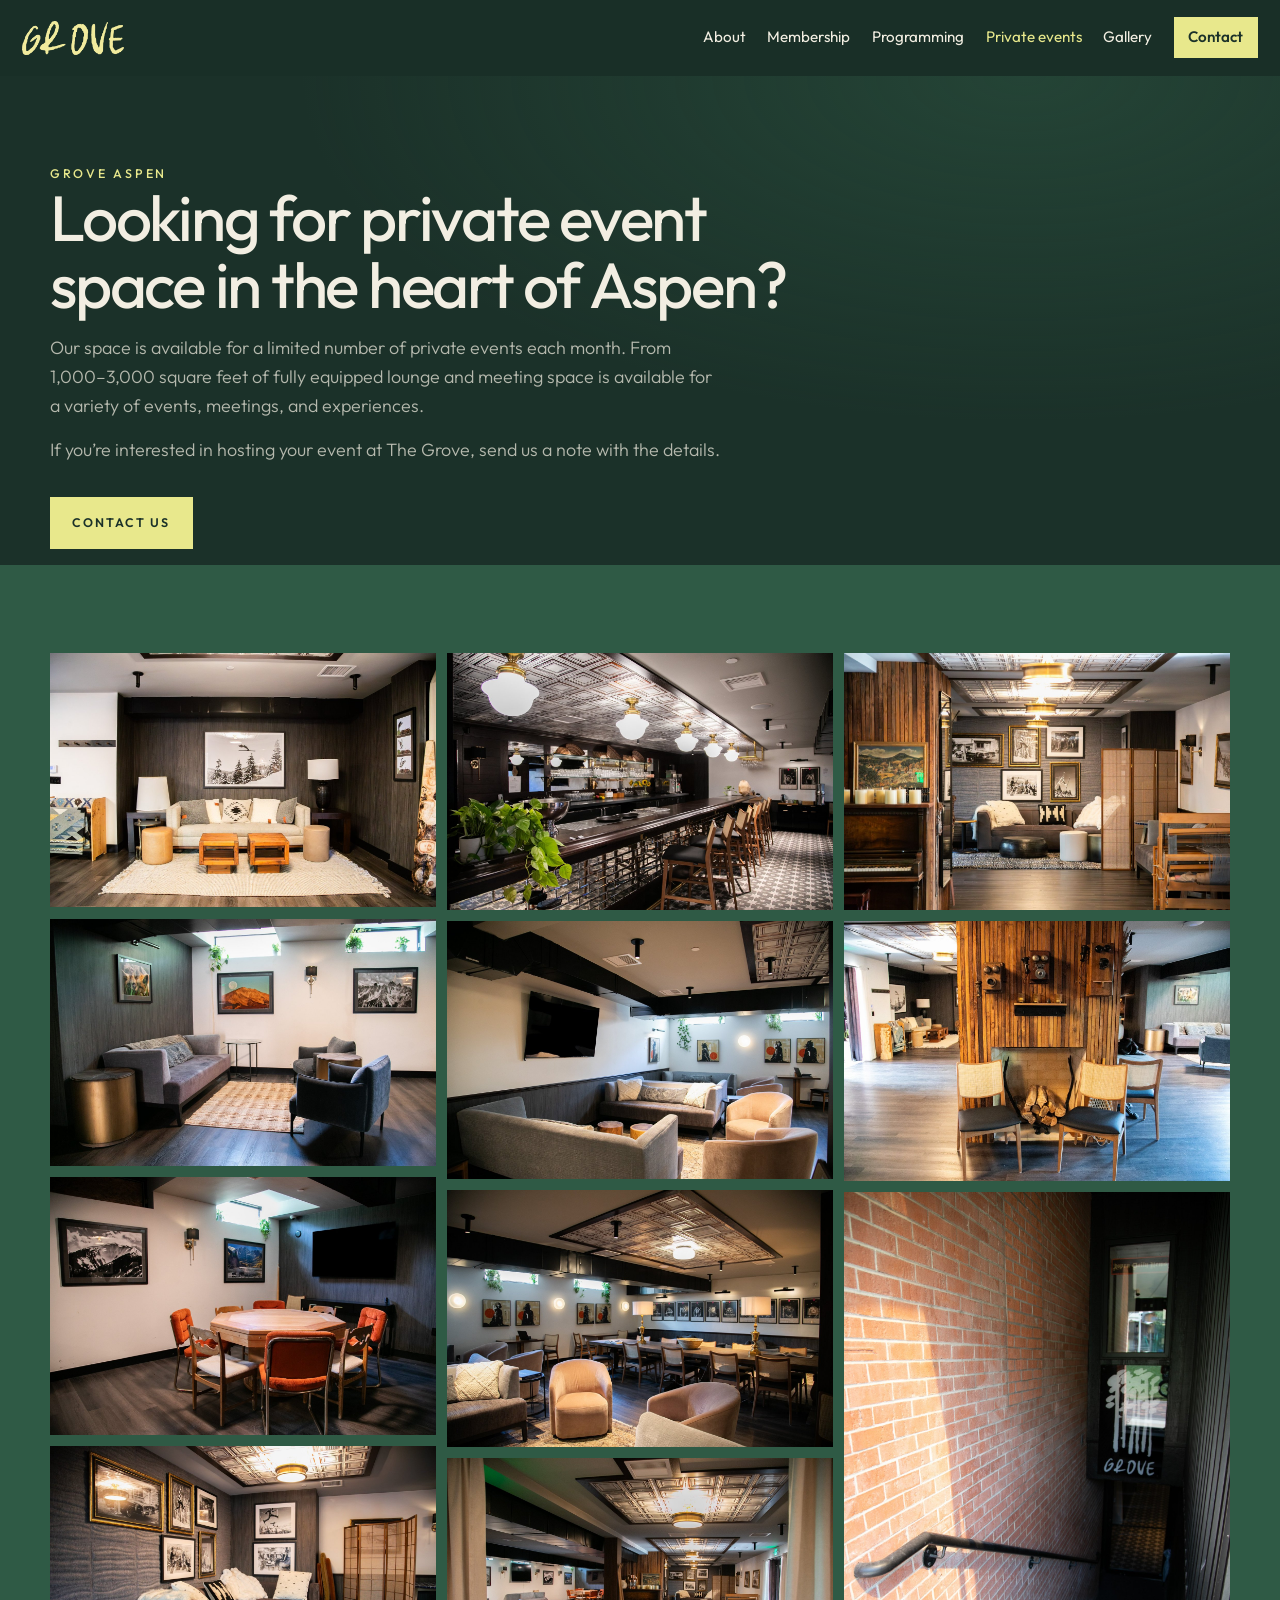
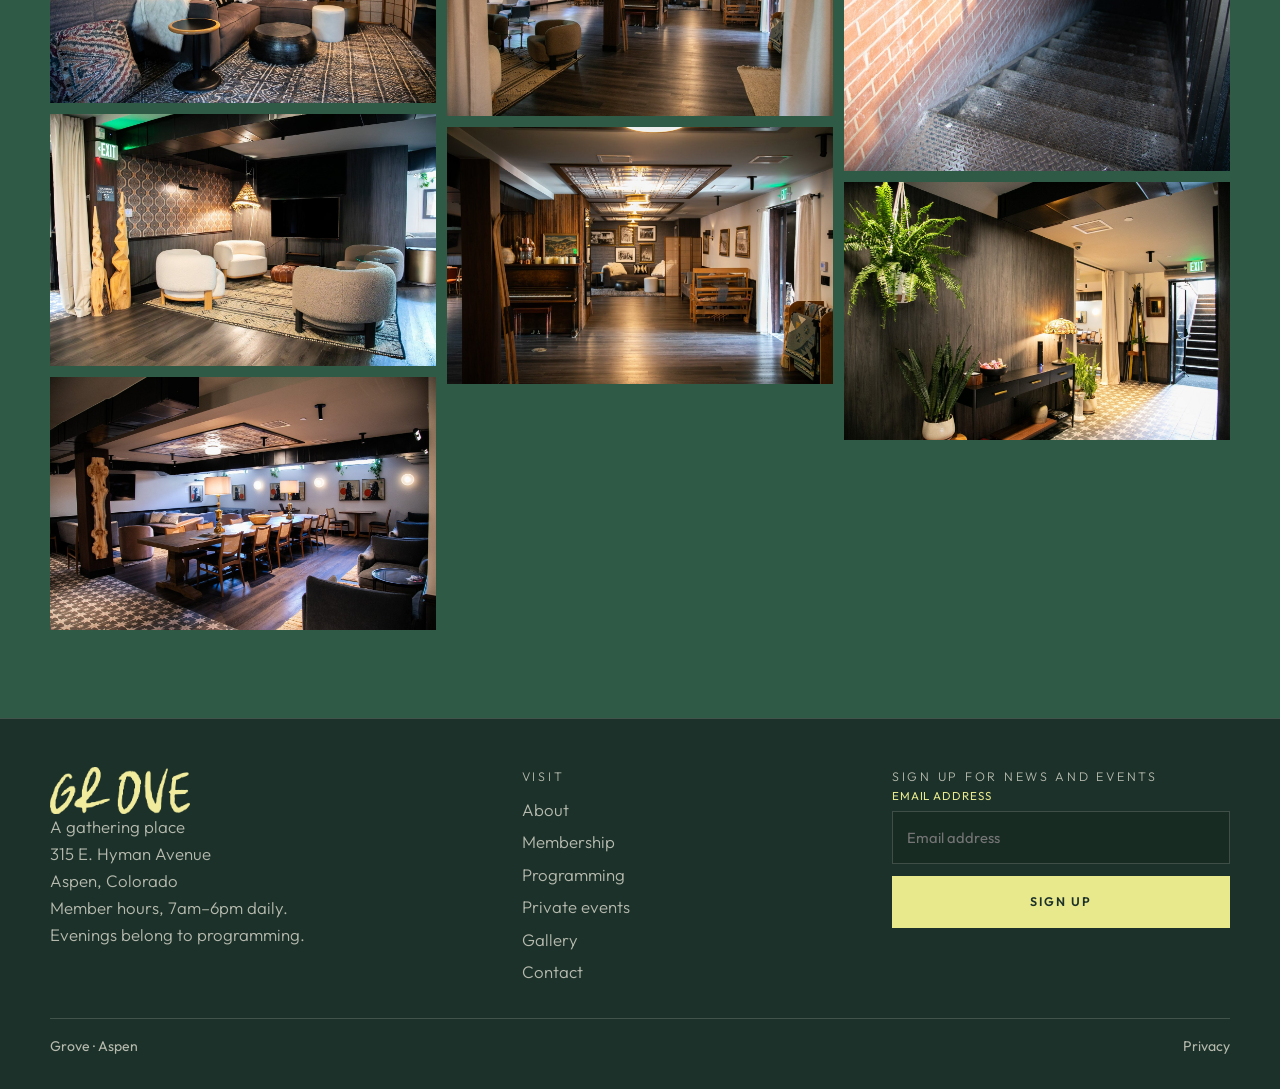
<file: private-events/index.html>
<!DOCTYPE html>
<html lang="en">
<head>
  <meta charset="UTF-8">
  <meta name="viewport" content="width=device-width, initial-scale=1">
  <title>Private events — Grove</title>
  <meta name="description" content="Limited private events at The Grove, 315 E. Hyman Avenue in Aspen. 1,000 to 3,000 square feet of lounge and meeting space.">
  <meta name="theme-color" content="#1B3129">
  <link rel="canonical" href="https://www.groveaspen.club/private-events/">
  <meta property="og:type" content="website">
  <meta property="og:site_name" content="Grove">
  <meta property="og:title" content="Private events — Grove">
  <meta property="og:description" content="Limited private events at The Grove, 315 E. Hyman Avenue in Aspen. 1,000 to 3,000 square feet of lounge and meeting space.">
  <meta property="og:url" content="https://www.groveaspen.club/private-events/">
  <meta property="og:image" content="https://www.groveaspen.club/assets/og/social.png">
  <meta name="twitter:card" content="summary_large_image">
  <link rel="icon" href="/favicon.ico">
  <link rel="icon" type="image/png" href="/assets/logo/favicon-32.png">
  <link rel="apple-touch-icon" href="/assets/logo/apple-touch.png">
  <link rel="manifest" href="/site.webmanifest">
  <link rel="preconnect" href="https://fonts.googleapis.com">
  <link rel="preconnect" href="https://fonts.gstatic.com" crossorigin>
  <link href="https://fonts.googleapis.com/css2?family=Outfit:wght@300;400;500;600;700&display=swap" rel="stylesheet">
  <link rel="stylesheet" href="/css/styles.css">
</head>
<body>
  <a class="skip" href="#main">Skip to content</a>
  <header class="site-header" data-header>
    <a class="brand" href="/" aria-label="Grove home">
      <img src="/assets/logo/wordmark.png" alt="Grove" width="150" height="50">
    </a>
    <button class="nav-toggle" type="button" data-nav-toggle aria-expanded="false" aria-controls="site-nav">Menu</button>
    <nav id="site-nav" class="site-nav" data-nav>
        <a href="/about/">About</a>
        <a href="/membership/">Membership</a>
        <a href="/programming/">Programming</a>
        <a href="/private-events/" aria-current="page">Private events</a>
        <a href="/gallery/">Gallery</a>
        <a class="nav-cta" href="/contact/">Contact</a>
    </nav>
  </header>
  <main id="main">

    <section class="page-hero">
      <div class="wrap">
        <p class="kicker">Grove Aspen</p>
        <h1>Looking for private event space in the heart of Aspen?</h1>
        <p class="lede">Our space is available for a limited number of private events each month. From 1,000–3,000 square feet of fully equipped lounge and meeting space is available for a variety of events, meetings, and experiences.</p>
        <p class="lede">If you’re interested in hosting your event at The Grove, send us a note with the details.</p>
        <div class="hero-actions" style="justify-content:flex-start">
          <a class="btn" href="/contact/?topic=private">Contact us</a>
        </div>
      </div>
    </section>
    <section class="section grove">
      <div class="wrap mosaic">
        <a data-zoom href="/assets/events/3e1a9330.jpg"><img src="/assets/events/3e1a9330.jpg" alt="Private lounge with a sofa, timber tables, and a ski photograph"></a>
          <a data-zoom href="/assets/events/3e1a9325.jpg"><img src="/assets/events/3e1a9325.jpg" alt="Private event space at The Grove"></a>
          <a data-zoom href="/assets/events/3e1a9331.jpg"><img src="/assets/events/3e1a9331.jpg" alt="Private event seating at The Grove"></a>
          <a data-zoom href="/assets/events/3e1a9336.jpg"><img src="/assets/events/3e1a9336.jpg" alt="A room set for a private gathering"></a>
          <a data-zoom href="/assets/events/3e1a9338.jpg"><img src="/assets/events/3e1a9338.jpg" alt="Lounge arranged for a private event"></a>
          <a data-zoom href="/assets/events/3e1a9342.jpg"><img src="/assets/events/3e1a9342.jpg" alt="Private event interior at The Grove"></a>
          <a data-zoom href="/assets/events/3e1a9348.jpg"><img src="/assets/events/3e1a9348.jpg" alt="Seating for a private gathering"></a>
          <a data-zoom href="/assets/events/3e1a9352.jpg"><img src="/assets/events/3e1a9352.jpg" alt="Details of the private event rooms"></a>
          <a data-zoom href="/assets/events/3e1a9354.jpg"><img src="/assets/events/3e1a9354.jpg" alt="A quiet corner for a private meeting"></a>
          <a data-zoom href="/assets/events/3e1a9357.jpg"><img src="/assets/events/3e1a9357.jpg" alt="Private event lounge"></a>
          <a data-zoom href="/assets/events/3e1a9359.jpg"><img src="/assets/events/3e1a9359.jpg" alt="The Grove set for guests"></a>
          <a data-zoom href="/assets/events/3e1a9361.jpg"><img src="/assets/events/3e1a9361.jpg" alt="Private gathering space"></a>
          <a data-zoom href="/assets/events/3e1a9365.jpg"><img src="/assets/events/3e1a9365.jpg" alt="Event seating at The Grove"></a>
          <a data-zoom href="/assets/events/3e1a9404.jpg"><img src="/assets/events/3e1a9404.jpg" alt="A wider view of the private rooms"></a>
          <a data-zoom href="/assets/events/3e1a9597.jpg"><img src="/assets/events/3e1a9597.jpg" alt="Private event space in the heart of Aspen"></a>
      </div>
    </section>

  </main>
  <footer class="site-footer">
    <div class="wrap footer-grid">
      <div>
        <img src="/assets/logo/wordmark.png" alt="" width="140" height="47">
        <p>A gathering place<br>315 E. Hyman Avenue<br>Aspen, Colorado</p>
        <p>Member hours, 7am–6pm daily.<br>Evenings belong to programming.</p>
      </div>
      <div>
        <p class="kicker">Visit</p>
        <ul>
          <li><a href="/about/">About</a></li>
          <li><a href="/membership/">Membership</a></li>
          <li><a href="/programming/">Programming</a></li>
          <li><a href="/private-events/">Private events</a></li>
          <li><a href="/gallery/">Gallery</a></li>
          <li><a href="/contact/">Contact</a></li>
        </ul>
      </div>
      <div>
        <p class="kicker">Sign up for news and events</p>
        <form data-form data-store="grove-newsletter" data-subject="Grove news">
          <label>
            <span>Email address</span>
            <input type="email" name="email" placeholder="Email address" required autocomplete="email">
          </label>
          <button class="btn" type="submit">Sign up</button>
          <p class="note" data-success hidden>Thank you.</p>
        </form>
      </div>
    </div>
    <div class="wrap legal">
      <span>Grove · Aspen</span>
      <a href="/privacy/">Privacy</a>
    </div>
  </footer>
  <div class="lightbox" data-lightbox>
    <button type="button" data-lightbox-close>Close</button>
    <img alt="">
  </div>
  <script src="/js/site.js"></script>
</body>
</html>
</file>
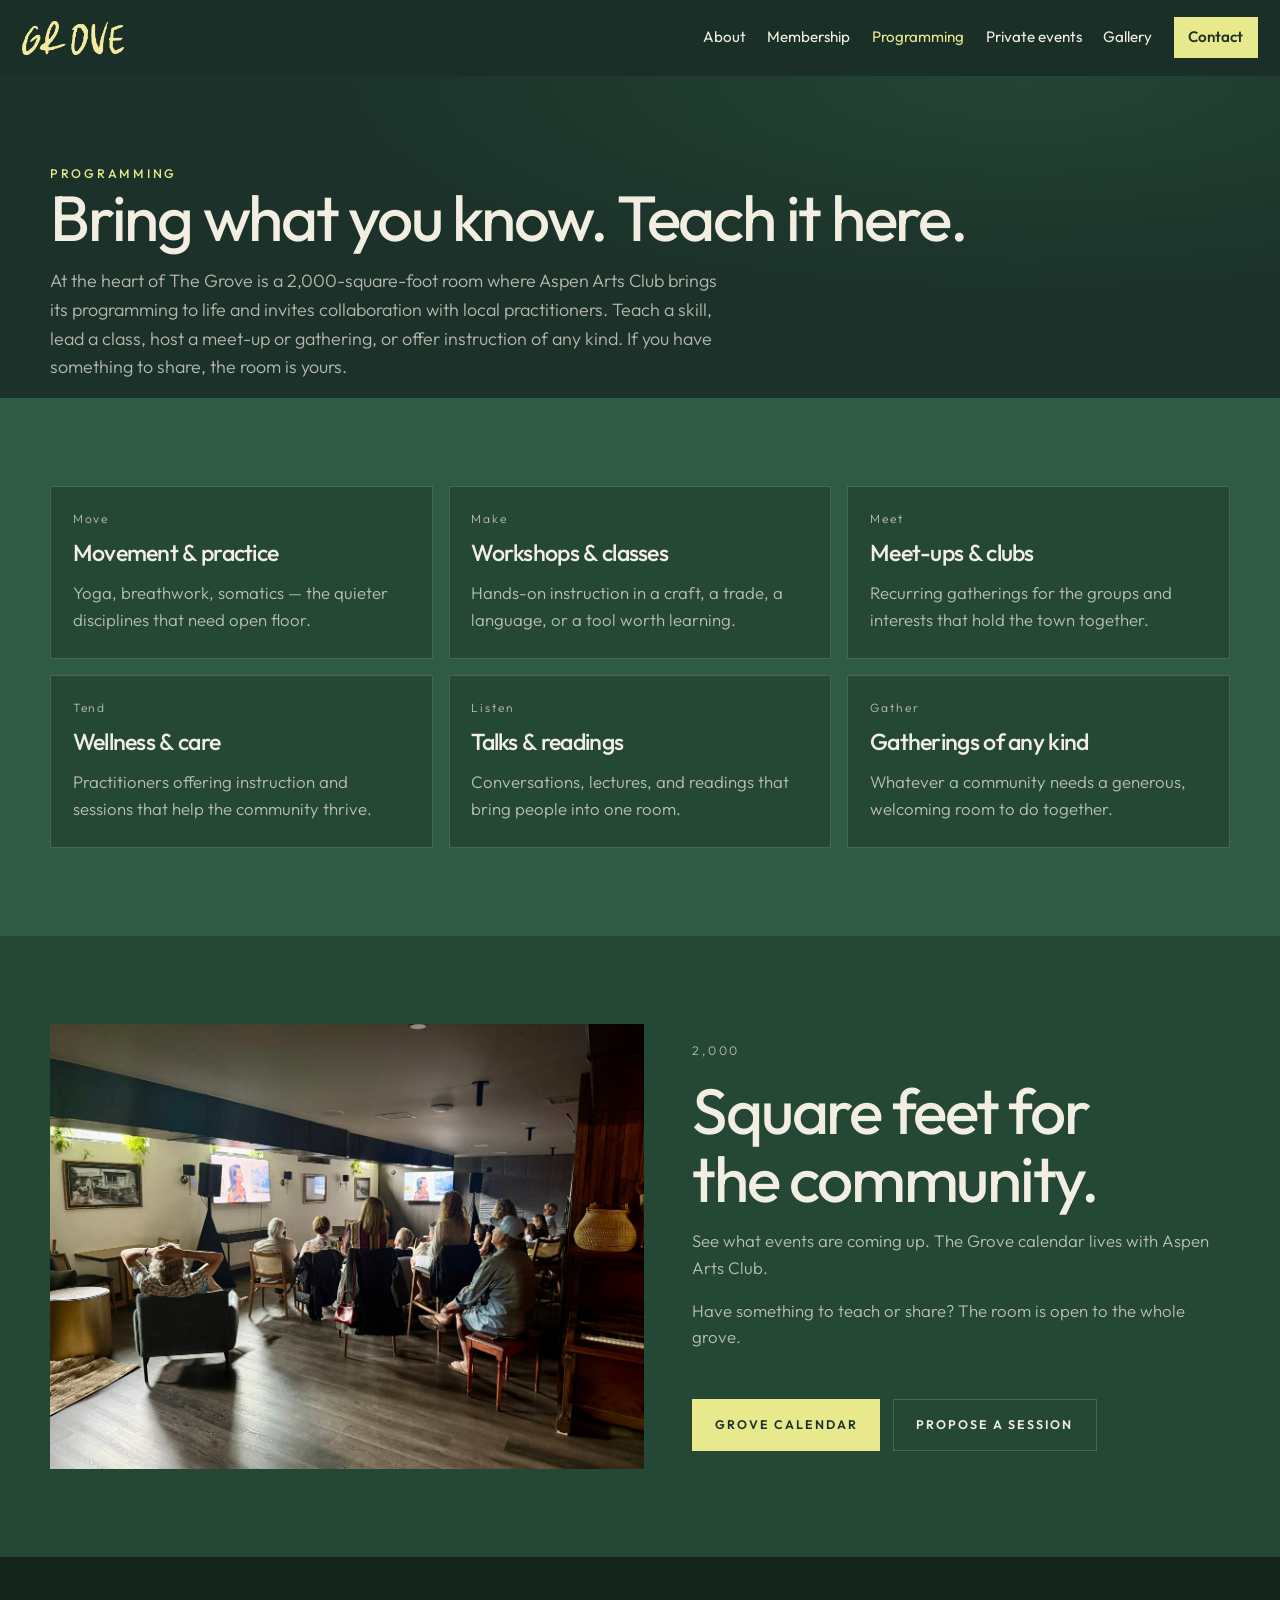
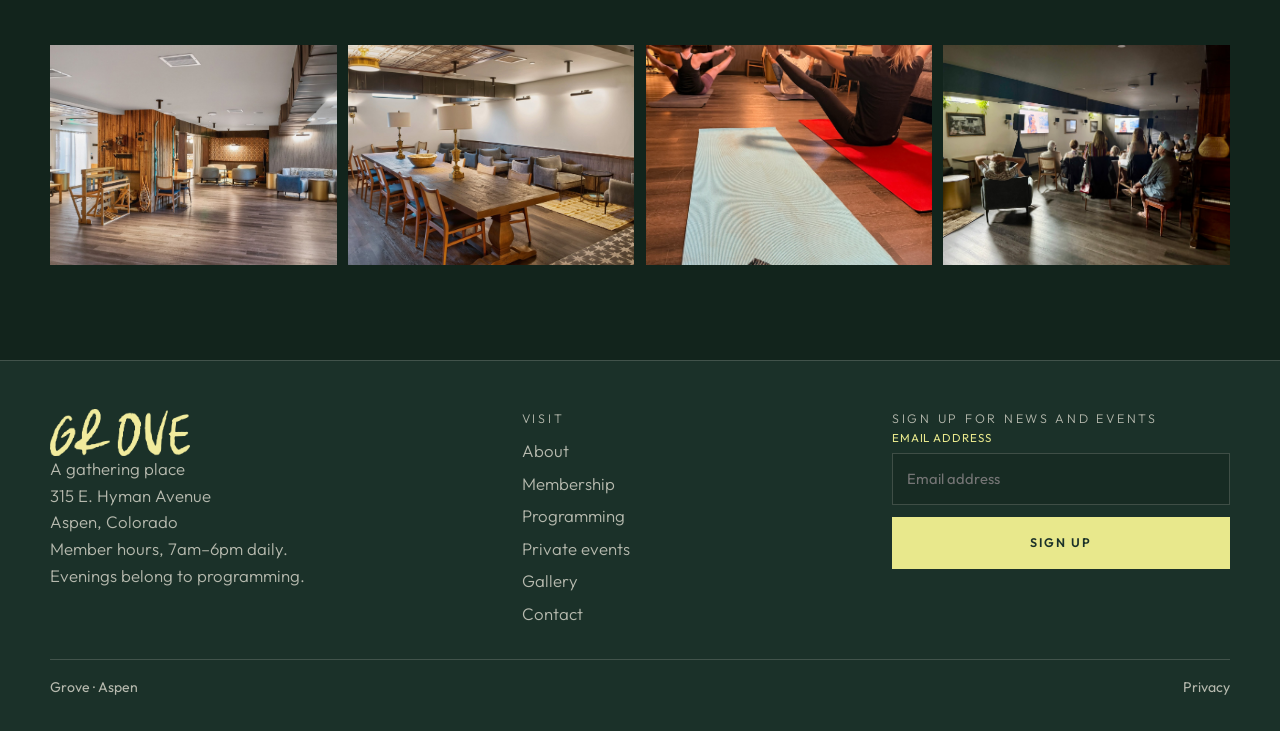
<file: programming/index.html>
<!DOCTYPE html>
<html lang="en">
<head>
  <meta charset="UTF-8">
  <meta name="viewport" content="width=device-width, initial-scale=1">
  <title>Programming — Grove</title>
  <meta name="description" content="A 2,000-square-foot room at The Grove for movement, workshops, meet-ups, wellness, talks, and gatherings. See the Aspen Arts Club calendar.">
  <meta name="theme-color" content="#1B3129">
  <link rel="canonical" href="https://www.groveaspen.club/programming/">
  <meta property="og:type" content="website">
  <meta property="og:site_name" content="Grove">
  <meta property="og:title" content="Programming — Grove">
  <meta property="og:description" content="A 2,000-square-foot room at The Grove for movement, workshops, meet-ups, wellness, talks, and gatherings. See the Aspen Arts Club calendar.">
  <meta property="og:url" content="https://www.groveaspen.club/programming/">
  <meta property="og:image" content="https://www.groveaspen.club/assets/og/social.png">
  <meta name="twitter:card" content="summary_large_image">
  <link rel="icon" href="/favicon.ico">
  <link rel="icon" type="image/png" href="/assets/logo/favicon-32.png">
  <link rel="apple-touch-icon" href="/assets/logo/apple-touch.png">
  <link rel="manifest" href="/site.webmanifest">
  <link rel="preconnect" href="https://fonts.googleapis.com">
  <link rel="preconnect" href="https://fonts.gstatic.com" crossorigin>
  <link href="https://fonts.googleapis.com/css2?family=Outfit:wght@300;400;500;600;700&display=swap" rel="stylesheet">
  <link rel="stylesheet" href="/css/styles.css">
</head>
<body>
  <a class="skip" href="#main">Skip to content</a>
  <header class="site-header" data-header>
    <a class="brand" href="/" aria-label="Grove home">
      <img src="/assets/logo/wordmark.png" alt="Grove" width="150" height="50">
    </a>
    <button class="nav-toggle" type="button" data-nav-toggle aria-expanded="false" aria-controls="site-nav">Menu</button>
    <nav id="site-nav" class="site-nav" data-nav>
        <a href="/about/">About</a>
        <a href="/membership/">Membership</a>
        <a href="/programming/" aria-current="page">Programming</a>
        <a href="/private-events/">Private events</a>
        <a href="/gallery/">Gallery</a>
        <a class="nav-cta" href="/contact/">Contact</a>
    </nav>
  </header>
  <main id="main">

    <section class="page-hero">
      <div class="wrap">
        <p class="kicker">Programming</p>
        <h1>Bring what you know. Teach it here.</h1>
        <p class="lede">At the heart of The Grove is a 2,000-square-foot room where Aspen Arts Club brings its programming to life and invites collaboration with local practitioners. Teach a skill, lead a class, host a meet-up or gathering, or offer instruction of any kind. If you have something to share, the room is yours.</p>
      </div>
    </section>
    <section class="section grove">
      <div class="wrap offers">
        <article class="offer">
          <p class="index">Move</p>
          <h3>Movement &amp; practice</h3>
          <p>Yoga, breathwork, somatics — the quieter disciplines that need open floor.</p>
        </article>
        <article class="offer">
          <p class="index">Make</p>
          <h3>Workshops &amp; classes</h3>
          <p>Hands-on instruction in a craft, a trade, a language, or a tool worth learning.</p>
        </article>
        <article class="offer">
          <p class="index">Meet</p>
          <h3>Meet-ups &amp; clubs</h3>
          <p>Recurring gatherings for the groups and interests that hold the town together.</p>
        </article>
        <article class="offer">
          <p class="index">Tend</p>
          <h3>Wellness &amp; care</h3>
          <p>Practitioners offering instruction and sessions that help the community thrive.</p>
        </article>
        <article class="offer">
          <p class="index">Listen</p>
          <h3>Talks &amp; readings</h3>
          <p>Conversations, lectures, and readings that bring people into one room.</p>
        </article>
        <article class="offer">
          <p class="index">Gather</p>
          <h3>Gatherings of any kind</h3>
          <p>Whatever a community needs a generous, welcoming room to do together.</p>
        </article>
      </div>
    </section>
    <section class="section canopy">
      <div class="wrap split">
        <div class="frame"><img src="/assets/programming/img2778.jpg" alt="A gathering watching a talk at The Grove"></div>
        <div class="copy">
          <p class="kicker">2,000</p>
          <h2>Square feet for the community.</h2>
          <p>See what events are coming up. The Grove calendar lives with Aspen Arts Club.</p>
          <p>Have something to teach or share? The room is open to the whole grove.</p>
          <div class="hero-actions" style="justify-content:flex-start">
            <a class="btn" href="https://www.aspenartsclub.org/calendar">Grove calendar</a>
            <a class="btn ghost" href="/contact/?topic=session">Propose a session</a>
          </div>
        </div>
      </div>
    </section>
    <section class="section deep">
      <div class="wrap reel">
        <a data-zoom href="/assets/programming/r6a00643.jpg"><img src="/assets/programming/r6a00643.jpg" alt="Programming room at The Grove"></a>
          <a data-zoom href="/assets/programming/r6a00584.jpg"><img src="/assets/programming/r6a00584.jpg" alt="The Grove arranged for a session"></a>
          <a data-zoom href="/assets/programming/img7435.jpg"><img src="/assets/programming/img7435.jpg" alt="Community programming at The Grove"></a>
          <a data-zoom href="/assets/programming/img2778.jpg"><img src="/assets/programming/img2778.jpg" alt="People gathered for a talk at The Grove"></a>
      </div>
    </section>

  </main>
  <footer class="site-footer">
    <div class="wrap footer-grid">
      <div>
        <img src="/assets/logo/wordmark.png" alt="" width="140" height="47">
        <p>A gathering place<br>315 E. Hyman Avenue<br>Aspen, Colorado</p>
        <p>Member hours, 7am–6pm daily.<br>Evenings belong to programming.</p>
      </div>
      <div>
        <p class="kicker">Visit</p>
        <ul>
          <li><a href="/about/">About</a></li>
          <li><a href="/membership/">Membership</a></li>
          <li><a href="/programming/">Programming</a></li>
          <li><a href="/private-events/">Private events</a></li>
          <li><a href="/gallery/">Gallery</a></li>
          <li><a href="/contact/">Contact</a></li>
        </ul>
      </div>
      <div>
        <p class="kicker">Sign up for news and events</p>
        <form data-form data-store="grove-newsletter" data-subject="Grove news">
          <label>
            <span>Email address</span>
            <input type="email" name="email" placeholder="Email address" required autocomplete="email">
          </label>
          <button class="btn" type="submit">Sign up</button>
          <p class="note" data-success hidden>Thank you.</p>
        </form>
      </div>
    </div>
    <div class="wrap legal">
      <span>Grove · Aspen</span>
      <a href="/privacy/">Privacy</a>
    </div>
  </footer>
  <div class="lightbox" data-lightbox>
    <button type="button" data-lightbox-close>Close</button>
    <img alt="">
  </div>
  <script src="/js/site.js"></script>
</body>
</html>
</file>
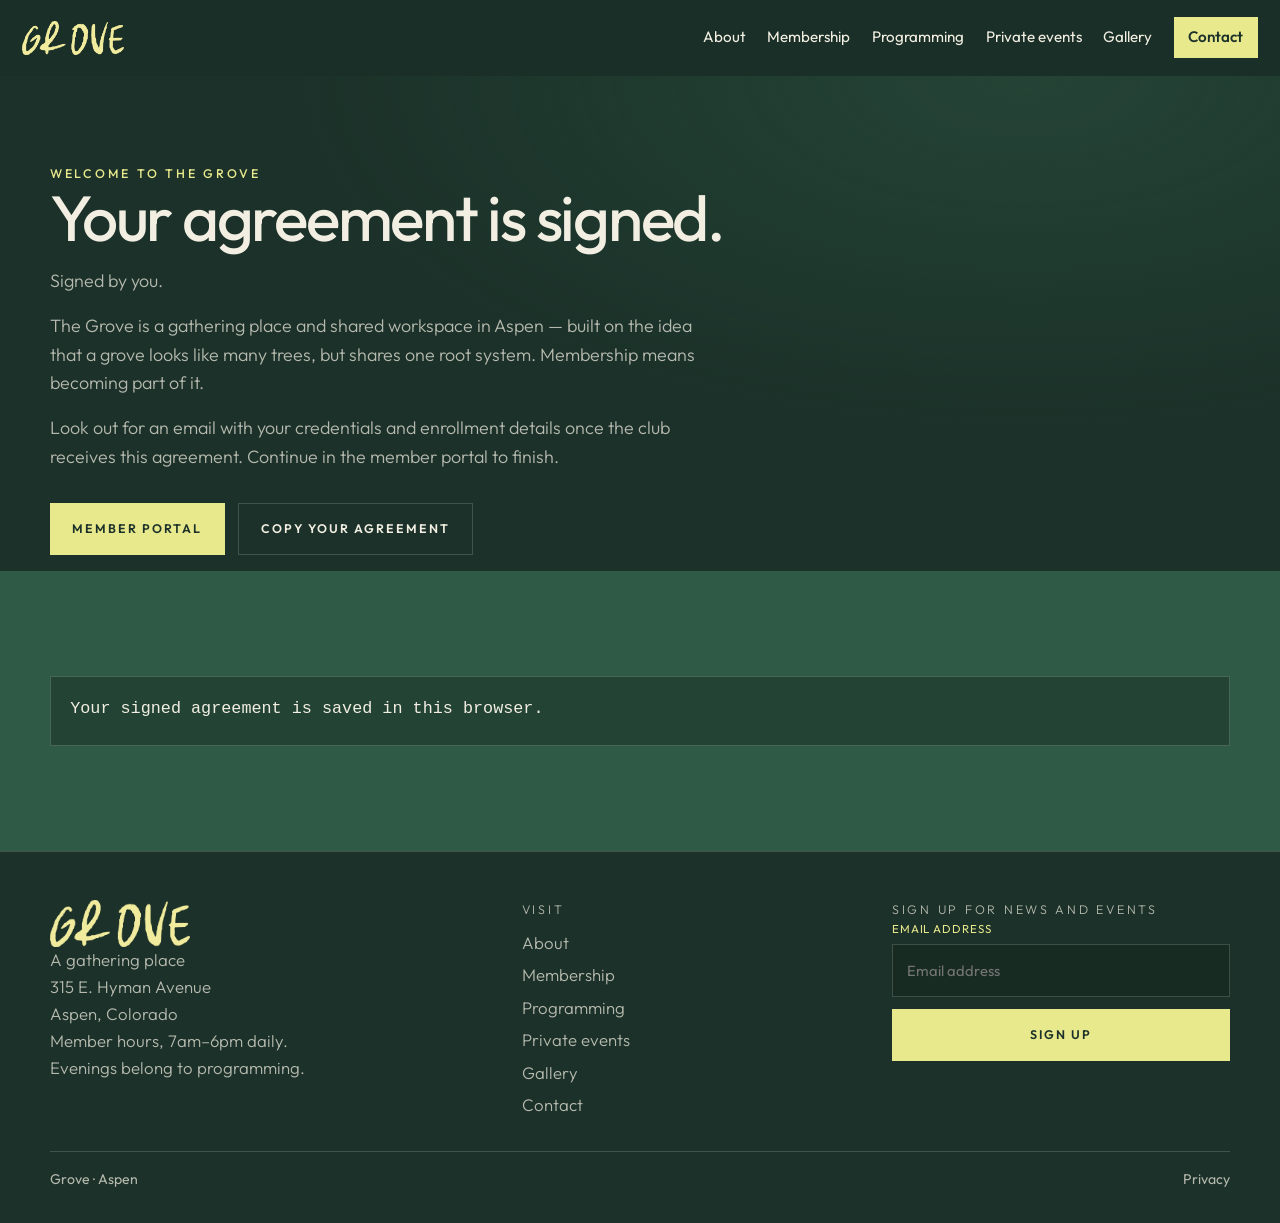
<file: apply/received/index.html>
<!DOCTYPE html>
<html lang="en">
<head>
  <meta charset="UTF-8">
  <meta name="viewport" content="width=device-width, initial-scale=1">
  <title>Welcome to the Grove</title>
  <meta name="description" content="Your Grove membership agreement is saved. Continue to the member portal to finish enrollment.">
  <meta name="theme-color" content="#1B3129">
  <link rel="canonical" href="https://www.groveaspen.club/apply/received/">
  <meta property="og:type" content="website">
  <meta property="og:site_name" content="Grove">
  <meta property="og:title" content="Welcome to the Grove">
  <meta property="og:description" content="Your Grove membership agreement is saved. Continue to the member portal to finish enrollment.">
  <meta property="og:url" content="https://www.groveaspen.club/apply/received/">
  <meta property="og:image" content="https://www.groveaspen.club/assets/og/social.png">
  <meta name="twitter:card" content="summary_large_image">
  <link rel="icon" href="/favicon.ico">
  <link rel="icon" type="image/png" href="/assets/logo/favicon-32.png">
  <link rel="apple-touch-icon" href="/assets/logo/apple-touch.png">
  <link rel="manifest" href="/site.webmanifest">
  <link rel="preconnect" href="https://fonts.googleapis.com">
  <link rel="preconnect" href="https://fonts.gstatic.com" crossorigin>
  <link href="https://fonts.googleapis.com/css2?family=Outfit:wght@300;400;500;600;700&display=swap" rel="stylesheet">
  <link rel="stylesheet" href="/css/styles.css">
</head>
<body>
  <a class="skip" href="#main">Skip to content</a>
  <header class="site-header" data-header>
    <a class="brand" href="/" aria-label="Grove home">
      <img src="/assets/logo/wordmark.png" alt="Grove" width="150" height="50">
    </a>
    <button class="nav-toggle" type="button" data-nav-toggle aria-expanded="false" aria-controls="site-nav">Menu</button>
    <nav id="site-nav" class="site-nav" data-nav>
        <a href="/about/">About</a>
        <a href="/membership/">Membership</a>
        <a href="/programming/">Programming</a>
        <a href="/private-events/">Private events</a>
        <a href="/gallery/">Gallery</a>
        <a class="nav-cta" href="/contact/">Contact</a>
    </nav>
  </header>
  <main id="main">

    <section class="page-hero">
      <div class="wrap">
        <p class="kicker">Welcome to the Grove</p>
        <h1>Your agreement is signed.</h1>
        <p class="lede">Signed by <span data-member-name>you</span>.</p>
        <p class="lede">The Grove is a gathering place and shared workspace in Aspen — built on the idea that a grove looks like many trees, but shares one root system. Membership means becoming part of it.</p>
        <p class="lede">Look out for an email with your credentials and enrollment details once the club receives this agreement. Continue in the member portal to finish.</p>
        <div class="hero-actions" style="justify-content:flex-start">
          <a class="btn" href="https://members.groveaspen.club/account/memberships/change">Member portal</a>
          <button class="btn ghost" type="button" data-copy-last>Copy your agreement</button>
        </div>
      </div>
    </section>
    <section class="section grove">
      <div class="wrap">
        <pre class="agreement" data-last-note style="white-space:pre-wrap"></pre>
      </div>
    </section>

  </main>
  <footer class="site-footer">
    <div class="wrap footer-grid">
      <div>
        <img src="/assets/logo/wordmark.png" alt="" width="140" height="47">
        <p>A gathering place<br>315 E. Hyman Avenue<br>Aspen, Colorado</p>
        <p>Member hours, 7am–6pm daily.<br>Evenings belong to programming.</p>
      </div>
      <div>
        <p class="kicker">Visit</p>
        <ul>
          <li><a href="/about/">About</a></li>
          <li><a href="/membership/">Membership</a></li>
          <li><a href="/programming/">Programming</a></li>
          <li><a href="/private-events/">Private events</a></li>
          <li><a href="/gallery/">Gallery</a></li>
          <li><a href="/contact/">Contact</a></li>
        </ul>
      </div>
      <div>
        <p class="kicker">Sign up for news and events</p>
        <form data-form data-store="grove-newsletter" data-subject="Grove news">
          <label>
            <span>Email address</span>
            <input type="email" name="email" placeholder="Email address" required autocomplete="email">
          </label>
          <button class="btn" type="submit">Sign up</button>
          <p class="note" data-success hidden>Thank you.</p>
        </form>
      </div>
    </div>
    <div class="wrap legal">
      <span>Grove · Aspen</span>
      <a href="/privacy/">Privacy</a>
    </div>
  </footer>
  <div class="lightbox" data-lightbox>
    <button type="button" data-lightbox-close>Close</button>
    <img alt="">
  </div>
  <script src="/js/site.js"></script>
</body>
</html>
</file>
<file: css/styles.css>
:root {
  --ink: #1b3129;
  --grove: #2f5a45;
  --canopy: #244736;
  --deep: #12241c;
  --cream: #f2eee2;
  --paper: #e9e2d2;
  --butter: #e8e88c;
  --muted: rgba(242, 238, 226, 0.72);
  --faint: rgba(242, 238, 226, 0.14);
  --line: rgba(242, 238, 226, 0.18);
  --shadow: 0 24px 60px rgba(8, 16, 12, 0.28);
  --font: "Outfit", sans-serif;
  --header: 76px;
  --wrap: 1180px;
  --ease: cubic-bezier(0.22, 1, 0.36, 1);
}

*,
*::before,
*::after { box-sizing: border-box; }

html { scroll-behavior: smooth; }

body {
  margin: 0;
  font-family: var(--font);
  font-weight: 400;
  font-size: 1.05rem;
  line-height: 1.6;
  color: var(--cream);
  background: var(--deep);
  text-rendering: optimizeLegibility;
}

img, video { max-width: 100%; display: block; }
a { color: inherit; }
button, input, select, textarea { font: inherit; color: inherit; }
h1, h2, h3, h4, p { margin: 0; }
h1, h2 { text-wrap: balance; }

.skip {
  position: absolute;
  left: 1rem;
  top: -4rem;
  background: var(--butter);
  color: var(--ink);
  padding: 0.6rem 0.9rem;
  z-index: 20;
}
.skip:focus { top: 0.8rem; }

.wrap {
  width: min(var(--wrap), calc(100% - 2.4rem));
  margin-inline: auto;
}

.kicker {
  letter-spacing: 0.22em;
  text-transform: uppercase;
  font-size: 0.78rem;
  font-weight: 500;
  color: var(--butter);
}

.site-header {
  position: sticky;
  top: 0;
  z-index: 10;
  display: flex;
  align-items: center;
  justify-content: space-between;
  gap: 1rem;
  height: var(--header);
  padding: 0 1.4rem;
  background: rgba(27, 49, 41, 0.92);
  backdrop-filter: blur(16px);
  border-bottom: 1px solid transparent;
}

.site-header.is-scrolled { border-bottom-color: var(--line); }

.brand img { height: 34px; width: auto; }

.nav-toggle {
  display: none;
  background: transparent;
  border: 1px solid var(--line);
  color: var(--cream);
  padding: 0.45rem 0.75rem;
  letter-spacing: 0.14em;
  text-transform: uppercase;
  font-size: 0.72rem;
}

.site-nav {
  display: flex;
  align-items: center;
  gap: 1.35rem;
}

.site-nav a {
  text-decoration: none;
  font-size: 0.95rem;
  color: var(--cream);
}

.site-nav a[aria-current="page"] { color: var(--butter); }

.site-nav a:hover { color: var(--butter); }

.nav-cta {
  background: var(--butter);
  color: var(--ink) !important;
  padding: 0.55rem 0.9rem;
  font-weight: 560;
}

.nav-cta:hover { color: var(--ink) !important; filter: brightness(1.05); }

.hero {
  min-height: calc(100svh - var(--header));
  display: grid;
  place-items: center;
  text-align: center;
  padding: 4.5rem 1.2rem 5rem;
  background:
    radial-gradient(ellipse at 50% 18%, rgba(47, 90, 69, 0.55), transparent 55%),
    var(--ink);
}

.hero-mark {
  width: min(210px, 46vw);
  margin: 0 auto 1.6rem;
}

.hero h1 {
  font-size: clamp(3.3rem, 8vw, 7.4rem);
  font-weight: 430;
  letter-spacing: -0.045em;
  line-height: 0.92;
  color: var(--cream);
}

.hero-lead {
  margin: 1.6rem auto 0;
  max-width: 28rem;
  color: var(--muted);
  font-weight: 300;
  font-size: 1.15rem;
}

.hero-actions {
  display: flex;
  justify-content: center;
  gap: 0.8rem;
  flex-wrap: wrap;
  margin-top: 2rem;
}

.btn {
  display: inline-flex;
  align-items: center;
  justify-content: center;
  text-decoration: none;
  border: 0;
  cursor: pointer;
  background: var(--butter);
  color: var(--ink);
  min-height: 52px;
  padding: 0.85rem 1.4rem;
  letter-spacing: 0.16em;
  text-transform: uppercase;
  font-size: 0.78rem;
  font-weight: 600;
}

.btn.ghost {
  background: transparent;
  color: var(--cream);
  border: 1px solid var(--line);
}

.btn:hover { filter: brightness(1.06); }
.btn:focus-visible, a:focus-visible, button:focus-visible, input:focus-visible, select:focus-visible, textarea:focus-visible {
  outline: 2px solid var(--butter);
  outline-offset: 3px;
}

.band {
  background: var(--grove);
  border-top: 1px solid var(--line);
  border-bottom: 1px solid var(--line);
}

.facts {
  display: grid;
  grid-template-columns: repeat(3, 1fr);
}

.facts div {
  padding: 1.35rem 1.2rem;
  text-align: center;
  letter-spacing: 0.14em;
  text-transform: uppercase;
  font-size: 0.82rem;
}

.facts div + div { border-left: 1px solid var(--line); }

.section { padding: 5.5rem 0; }
.section.tight { padding: 4rem 0; }
.section.ink { background: var(--ink); }
.section.grove { background: var(--grove); }
.section.canopy { background: var(--canopy); }
.section.deep { background: var(--deep); }

.section-head {
  display: grid;
  gap: 0.8rem;
  max-width: 40rem;
  margin-bottom: 2.4rem;
}

.section-head h2,
.page-hero h1,
.split h2,
.tier h3 {
  font-weight: 450;
  letter-spacing: -0.035em;
  line-height: 1.05;
}

.section-head h2,
.page-hero h1,
.split h2,
.visit h2 { font-size: clamp(2.4rem, 5vw, 4.4rem); }

.lede { color: var(--muted); font-size: 1.12rem; font-weight: 300; max-width: 42rem; }

.split {
  display: grid;
  grid-template-columns: 1.05fr 0.95fr;
  gap: 3rem;
  align-items: center;
}

.split.reverse { grid-template-columns: 0.95fr 1.05fr; }
.split.reverse .copy { order: 2; }

.frame {
  position: relative;
  overflow: hidden;
  background: var(--deep);
  min-height: 320px;
}

.frame img, .frame video { width: 100%; height: 100%; object-fit: cover; min-height: 360px; }

.copy { display: grid; gap: 1rem; }
.copy p { color: var(--muted); font-weight: 300; }
.copy strong { color: var(--cream); font-weight: 500; }

.stack { display: grid; gap: 1rem; margin-top: 0.4rem; }

.pillars, .offers, .tiers {
  display: grid;
  gap: 1rem;
}

.pillars { grid-template-columns: repeat(3, 1fr); }
.offers { grid-template-columns: repeat(3, 1fr); }
.tiers { grid-template-columns: 1fr 1fr; align-items: stretch; }

.card, .offer, .tier {
  background: rgba(18, 36, 28, 0.35);
  border: 1px solid var(--line);
  padding: 1.4rem 1.35rem 1.5rem;
}

.card h3, .offer h3 {
  font-size: 1.45rem;
  font-weight: 500;
  letter-spacing: -0.03em;
  margin: 0.35rem 0 0.55rem;
}

.card p, .offer p, .tier li, .principle p { color: var(--muted); font-weight: 300; }

.index {
  color: var(--butter);
  letter-spacing: 0.16em;
  font-size: 0.75rem;
}

.amenity-list, .check-list, .agreement ol {
  margin: 0;
  padding: 0;
  list-style: none;
  display: grid;
  gap: 0.85rem;
}

.amenity-list li, .check-list li {
  display: grid;
  grid-template-columns: auto 1fr;
  gap: 0.85rem;
  align-items: baseline;
  padding-bottom: 0.85rem;
  border-bottom: 1px solid var(--line);
}

.price {
  display: flex;
  align-items: baseline;
  gap: 0.35rem;
  margin: 0.8rem 0 1rem;
  font-size: clamp(2.4rem, 4vw, 3.4rem);
  letter-spacing: -0.04em;
}

.price span { font-size: 1rem; letter-spacing: 0; color: var(--muted); font-weight: 300; }

.tier header p { color: var(--muted); font-weight: 300; margin-top: 0.35rem; }
.tier .check-list { margin: 0 0 1.3rem; }
.tier .check-list li { border: 0; padding: 0; }
.tier.featured { background: var(--ink); }

.film {
  display: grid;
  gap: 1rem;
}

.film video {
  width: 100%;
  max-height: 72vh;
  background: #000;
  object-fit: contain;
}

.caption { color: var(--muted); font-size: 0.92rem; font-weight: 300; }

.reel {
  display: grid;
  grid-auto-flow: column;
  grid-auto-columns: minmax(240px, 28%);
  gap: 0.7rem;
  overflow-x: auto;
  scroll-snap-type: x mandatory;
  padding-bottom: 0.4rem;
}

.reel a, .mosaic a {
  display: block;
  scroll-snap-align: start;
  border: 0;
  padding: 0;
  background: transparent;
  cursor: zoom-in;
}

.reel img, .mosaic img { width: 100%; height: 280px; object-fit: cover; }
.reel img { height: 220px; }

.mosaic {
  columns: 3 240px;
  column-gap: 0.7rem;
}

.mosaic a { margin: 0 0 0.7rem; break-inside: avoid; }
.mosaic img { height: auto; }

.page-hero {
  padding: 4.5rem 0 1rem;
  background:
    radial-gradient(ellipse at 80% 0%, rgba(47, 90, 69, 0.45), transparent 50%),
    var(--ink);
}

.page-hero p { margin-top: 1rem; }

.prose { display: grid; gap: 1rem; max-width: 44rem; }
.prose p { color: var(--muted); font-weight: 300; font-size: 1.12rem; }

.quote {
  font-size: clamp(1.8rem, 3vw, 2.6rem);
  line-height: 1.2;
  letter-spacing: -0.03em;
  max-width: 18ch;
}

.principles { display: grid; grid-template-columns: 1fr 1fr; gap: 1rem; }
.principle h3 { font-size: 1.15rem; font-weight: 500; margin-bottom: 0.35rem; }

.newsletter, .visit {
  display: grid;
  grid-template-columns: 1.1fr 0.9fr;
  gap: 2rem;
  align-items: end;
}

form { display: grid; gap: 0.75rem; }

label { display: grid; gap: 0.35rem; font-size: 0.92rem; }
label span { letter-spacing: 0.08em; text-transform: uppercase; font-size: 0.72rem; color: var(--butter); }

input, select, textarea {
  width: 100%;
  background: rgba(18, 36, 28, 0.45);
  border: 1px solid var(--line);
  padding: 0.85rem 0.9rem;
  border-radius: 0;
}

textarea { min-height: 140px; resize: vertical; }

.check {
  display: flex;
  gap: 0.7rem;
  align-items: flex-start;
  color: var(--muted);
  font-weight: 300;
}
.check input { width: auto; margin-top: 0.3rem; }

.form-row { display: grid; grid-template-columns: 1fr 1fr; gap: 0.75rem; }

.note {
  border: 1px solid var(--line);
  padding: 1rem 1.1rem;
  background: rgba(232, 232, 140, 0.08);
  color: var(--cream);
}

.agreement {
  max-height: 420px;
  overflow: auto;
  padding: 1.2rem 1.2rem 1.4rem;
  border: 1px solid var(--line);
  background: rgba(18, 36, 28, 0.4);
  display: grid;
  gap: 0.9rem;
}

.agreement h3 { font-size: 1.05rem; font-weight: 500; }
.agreement p, .agreement li { color: var(--muted); font-weight: 300; }
.agreement ol { list-style: decimal; padding-left: 1.2rem; }
.agreement li { margin: 0 0 0.8rem; }

.site-footer {
  background: var(--ink);
  border-top: 1px solid var(--line);
  padding: 3rem 0 2rem;
}

.footer-grid {
  display: grid;
  grid-template-columns: 1.3fr 1fr 1fr;
  gap: 2rem;
}

.site-footer a { text-decoration: none; }
.site-footer a:hover { color: var(--butter); }
.site-footer ul { list-style: none; margin: 0.6rem 0 0; padding: 0; display: grid; gap: 0.35rem; }
.site-footer p, .site-footer li { color: var(--muted); font-weight: 300; }
.legal {
  margin-top: 2rem;
  padding-top: 1rem;
  border-top: 1px solid var(--line);
  display: flex;
  justify-content: space-between;
  gap: 1rem;
  flex-wrap: wrap;
  color: var(--muted);
  font-size: 0.88rem;
}

.lightbox {
  position: fixed;
  inset: 0;
  background: rgba(10, 18, 14, 0.92);
  display: none;
  place-items: center;
  z-index: 30;
  padding: 2rem;
}
.lightbox.open { display: grid; }
.lightbox img { max-height: 86vh; max-width: min(1100px, 92vw); object-fit: contain; }
.lightbox button {
  position: absolute;
  top: 1rem;
  right: 1rem;
  background: var(--butter);
  color: var(--ink);
  border: 0;
  padding: 0.5rem 0.75rem;
  cursor: pointer;
}

@media (max-width: 900px) {
  .nav-toggle { display: inline-flex; }
  .site-nav {
    position: fixed;
    inset: var(--header) 0 0 0;
    background: var(--ink);
    display: none;
    flex-direction: column;
    align-items: flex-start;
    padding: 1.5rem;
    gap: 1.1rem;
  }
  .site-nav.open { display: flex; }
  .facts, .pillars, .offers, .tiers, .principles, .split, .split.reverse, .newsletter, .visit, .footer-grid, .form-row {
    grid-template-columns: 1fr;
  }
  .facts div + div { border-left: 0; border-top: 1px solid var(--line); }
  .split.reverse .copy { order: 0; }
  .hero { padding-top: 3rem; }
  .section { padding: 3.6rem 0; }
}

@media (prefers-reduced-motion: reduce) {
  html { scroll-behavior: auto; }
  * { transition: none !important; }
}
</file>
